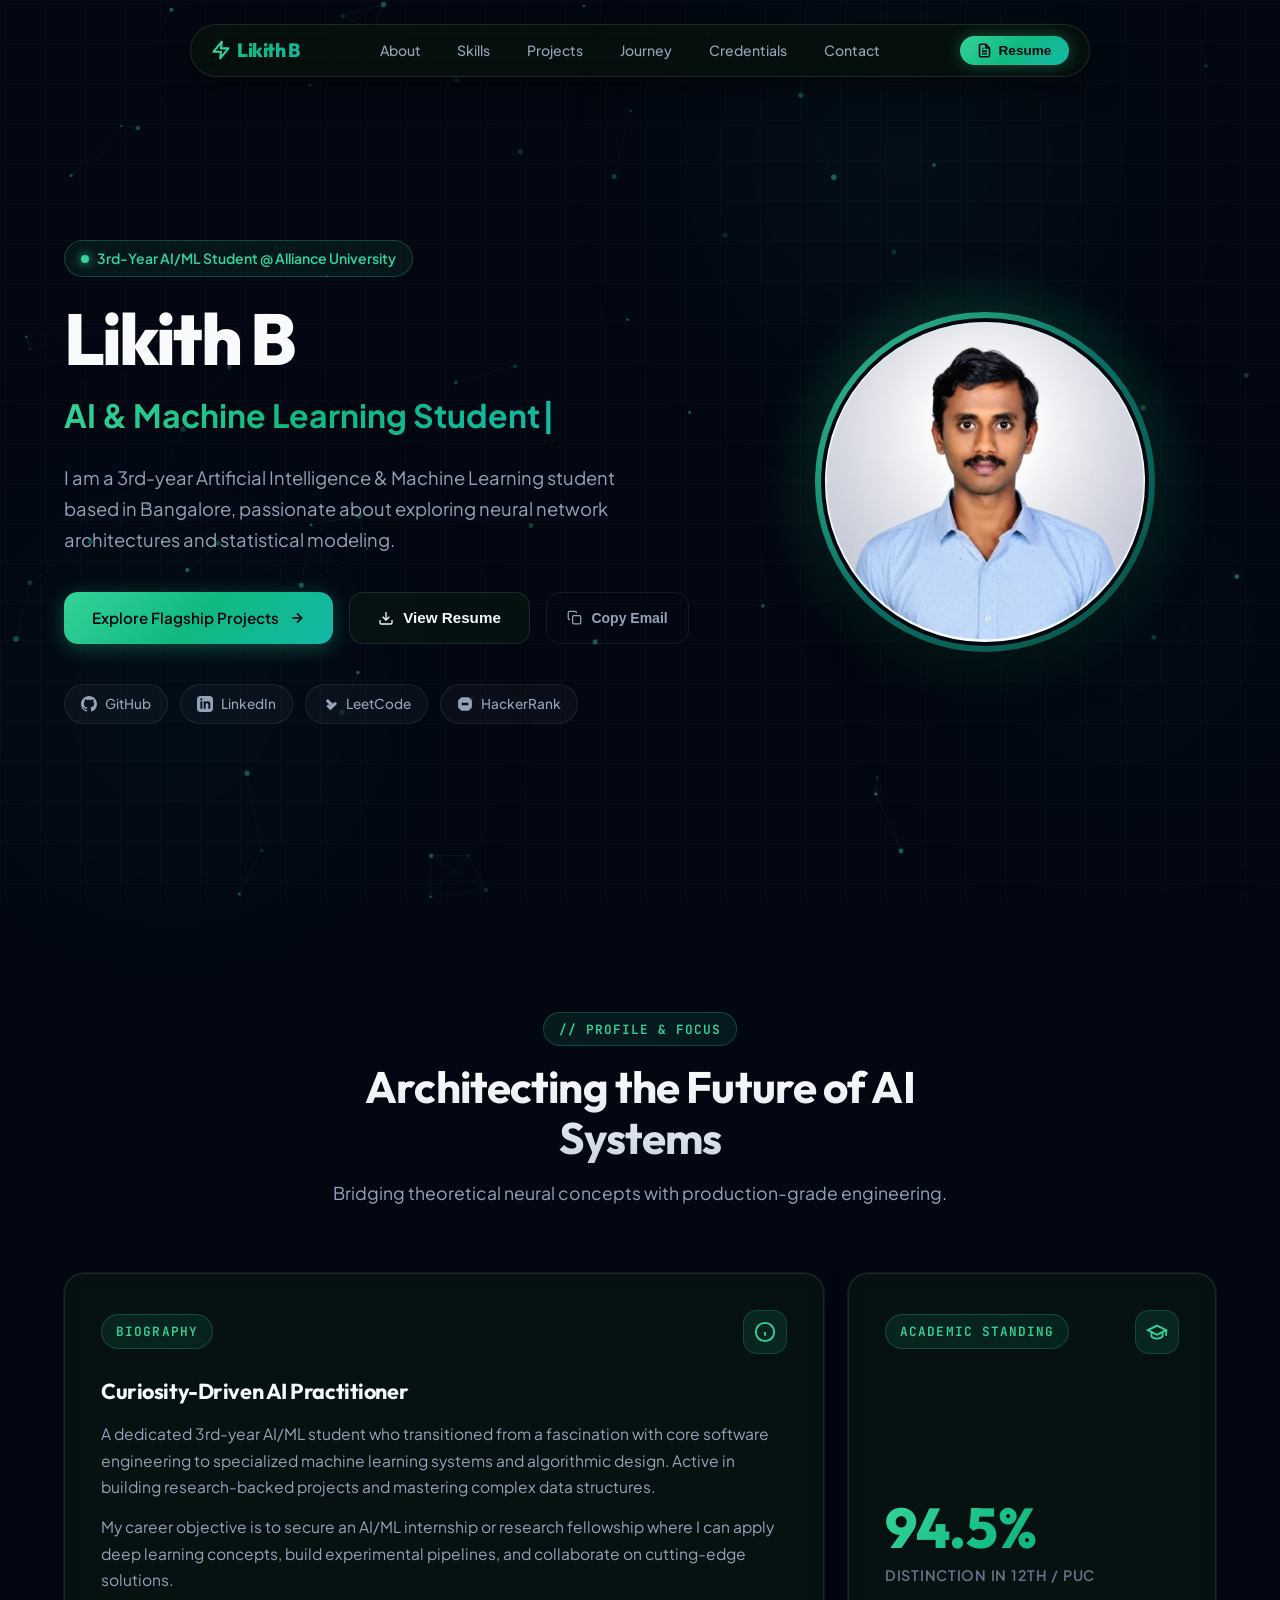
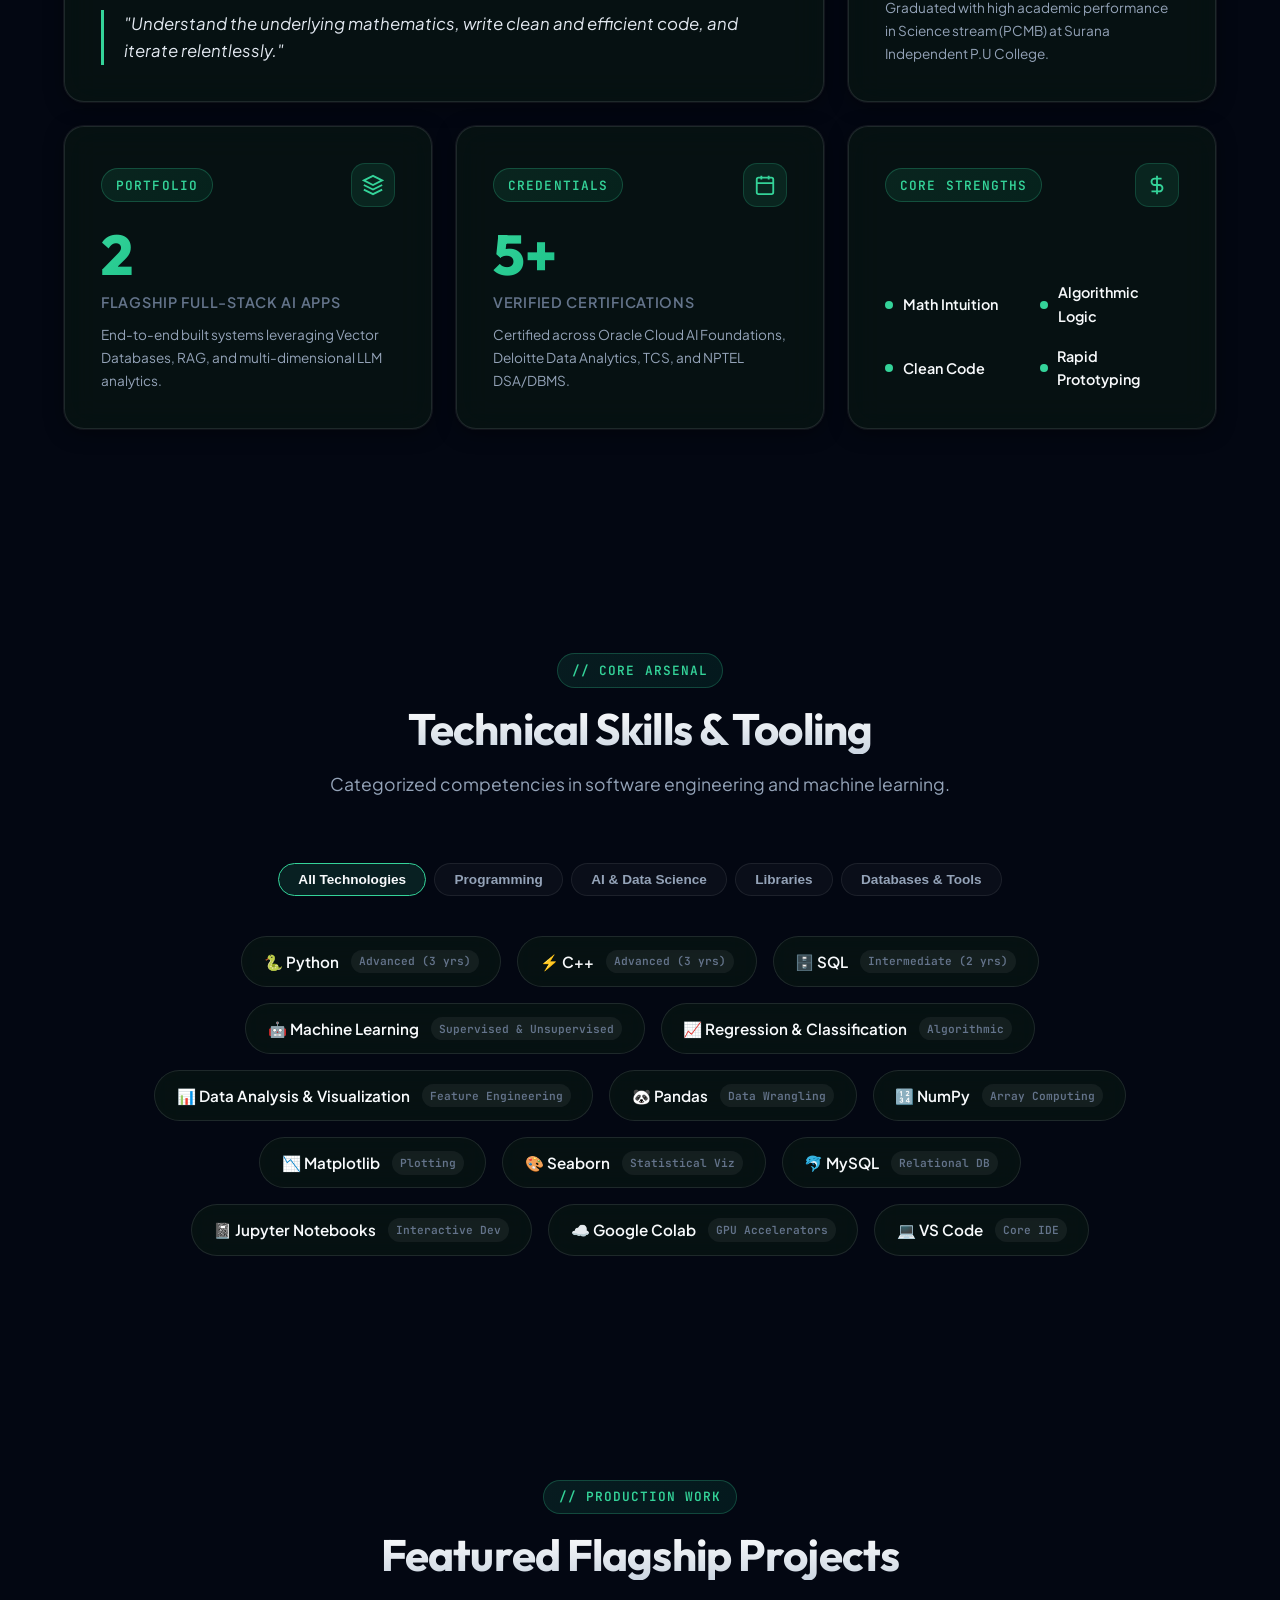
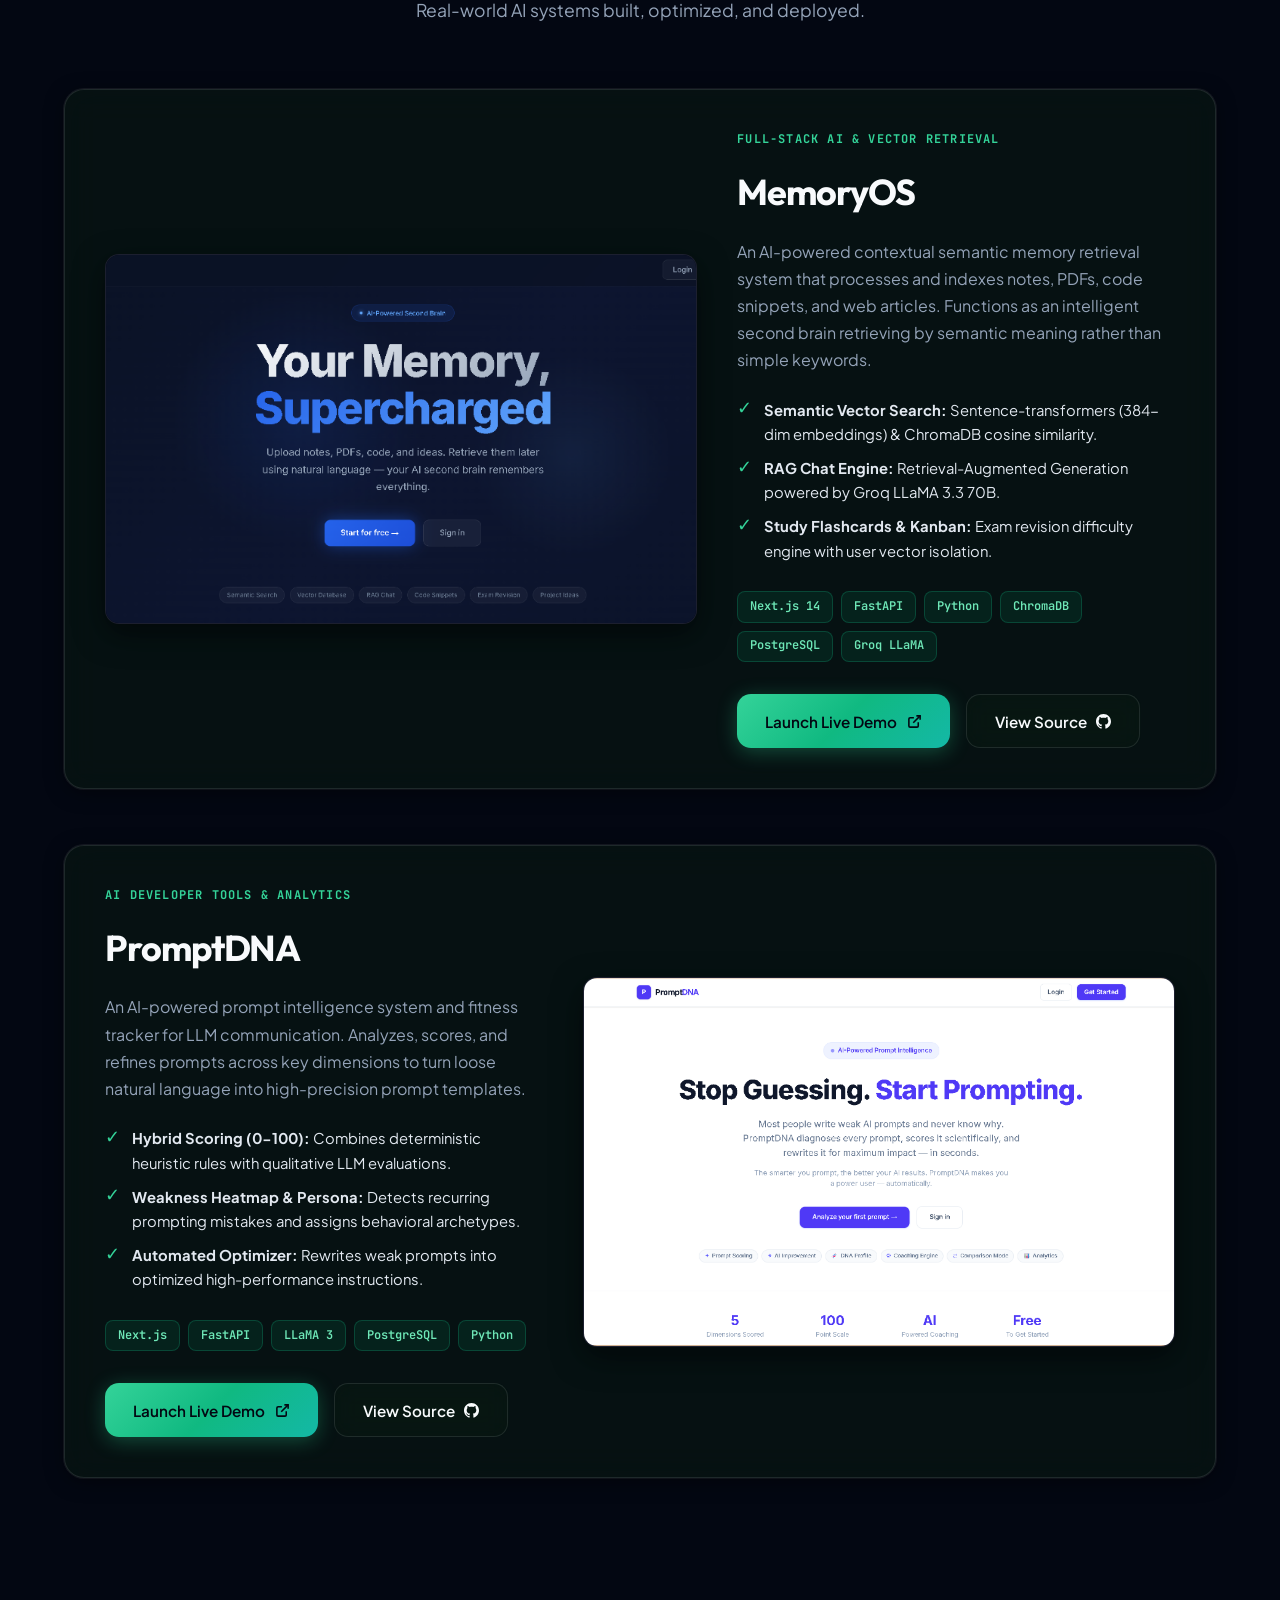
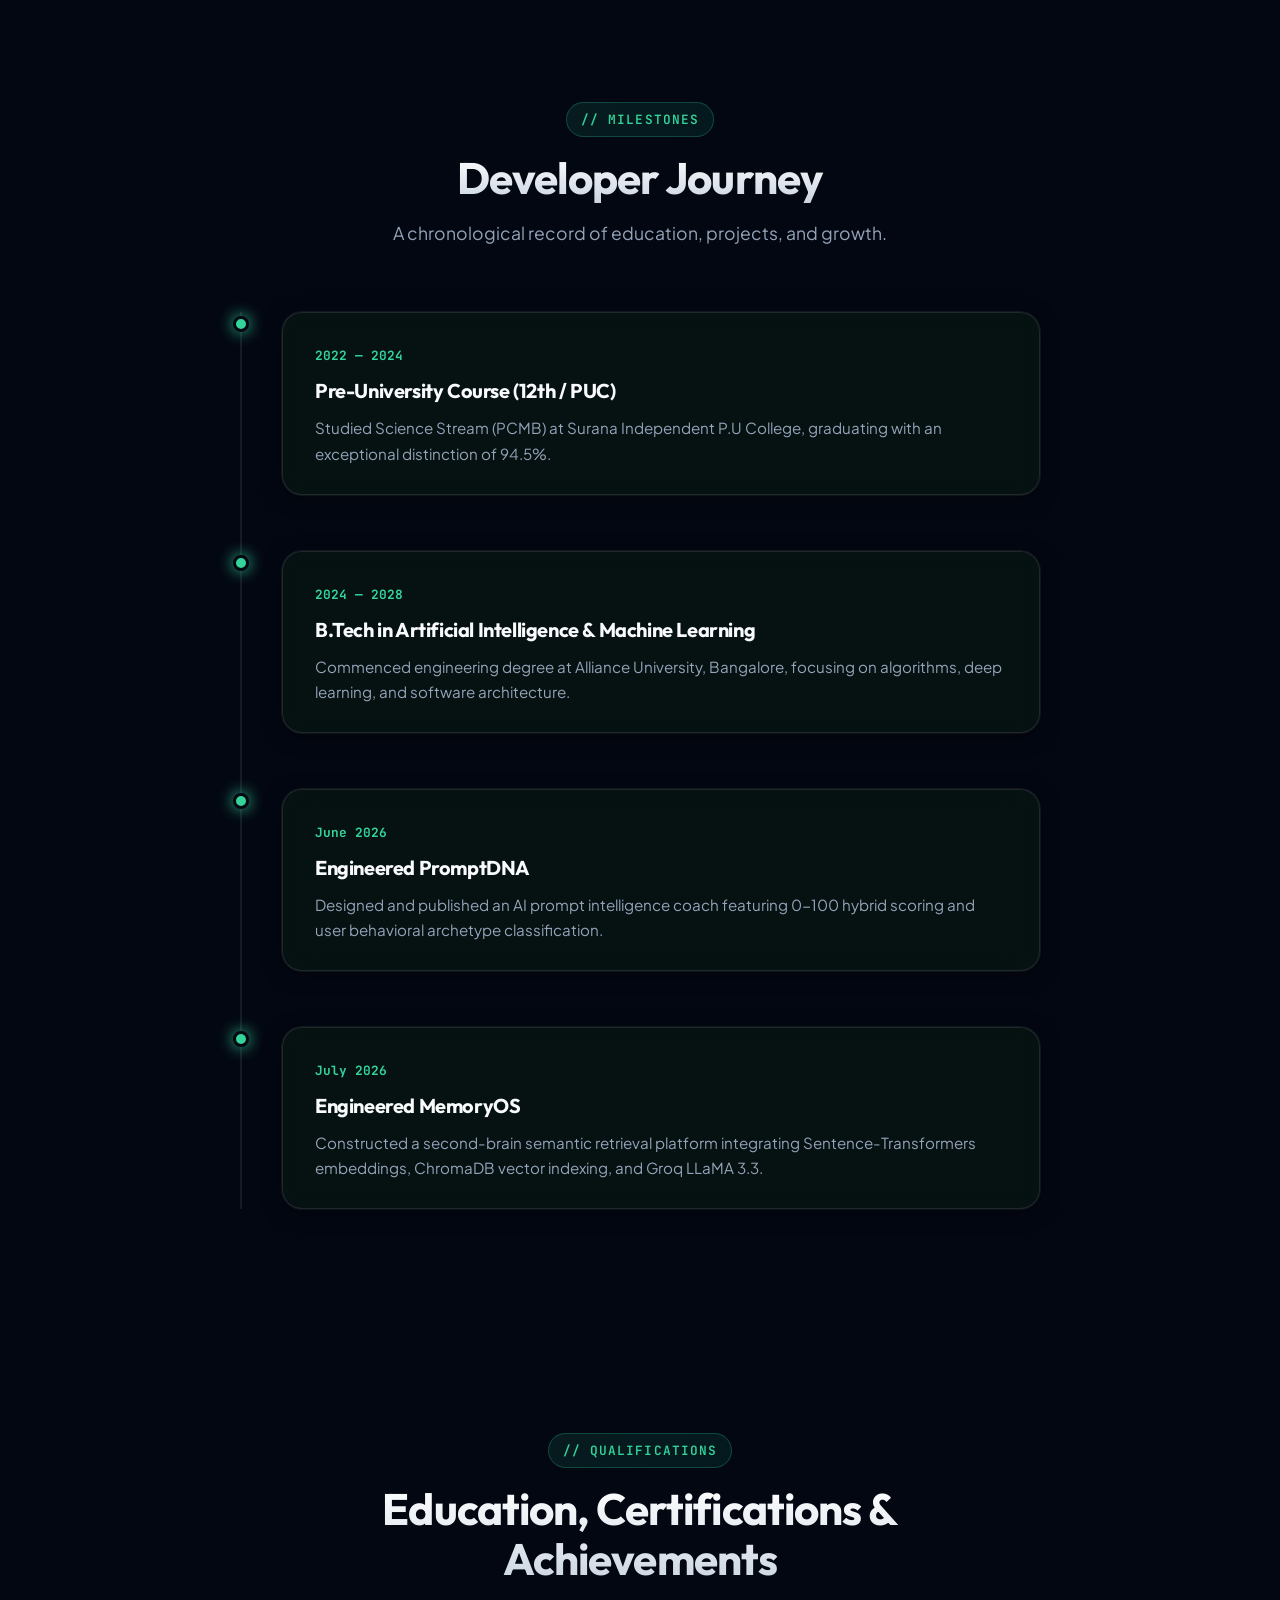
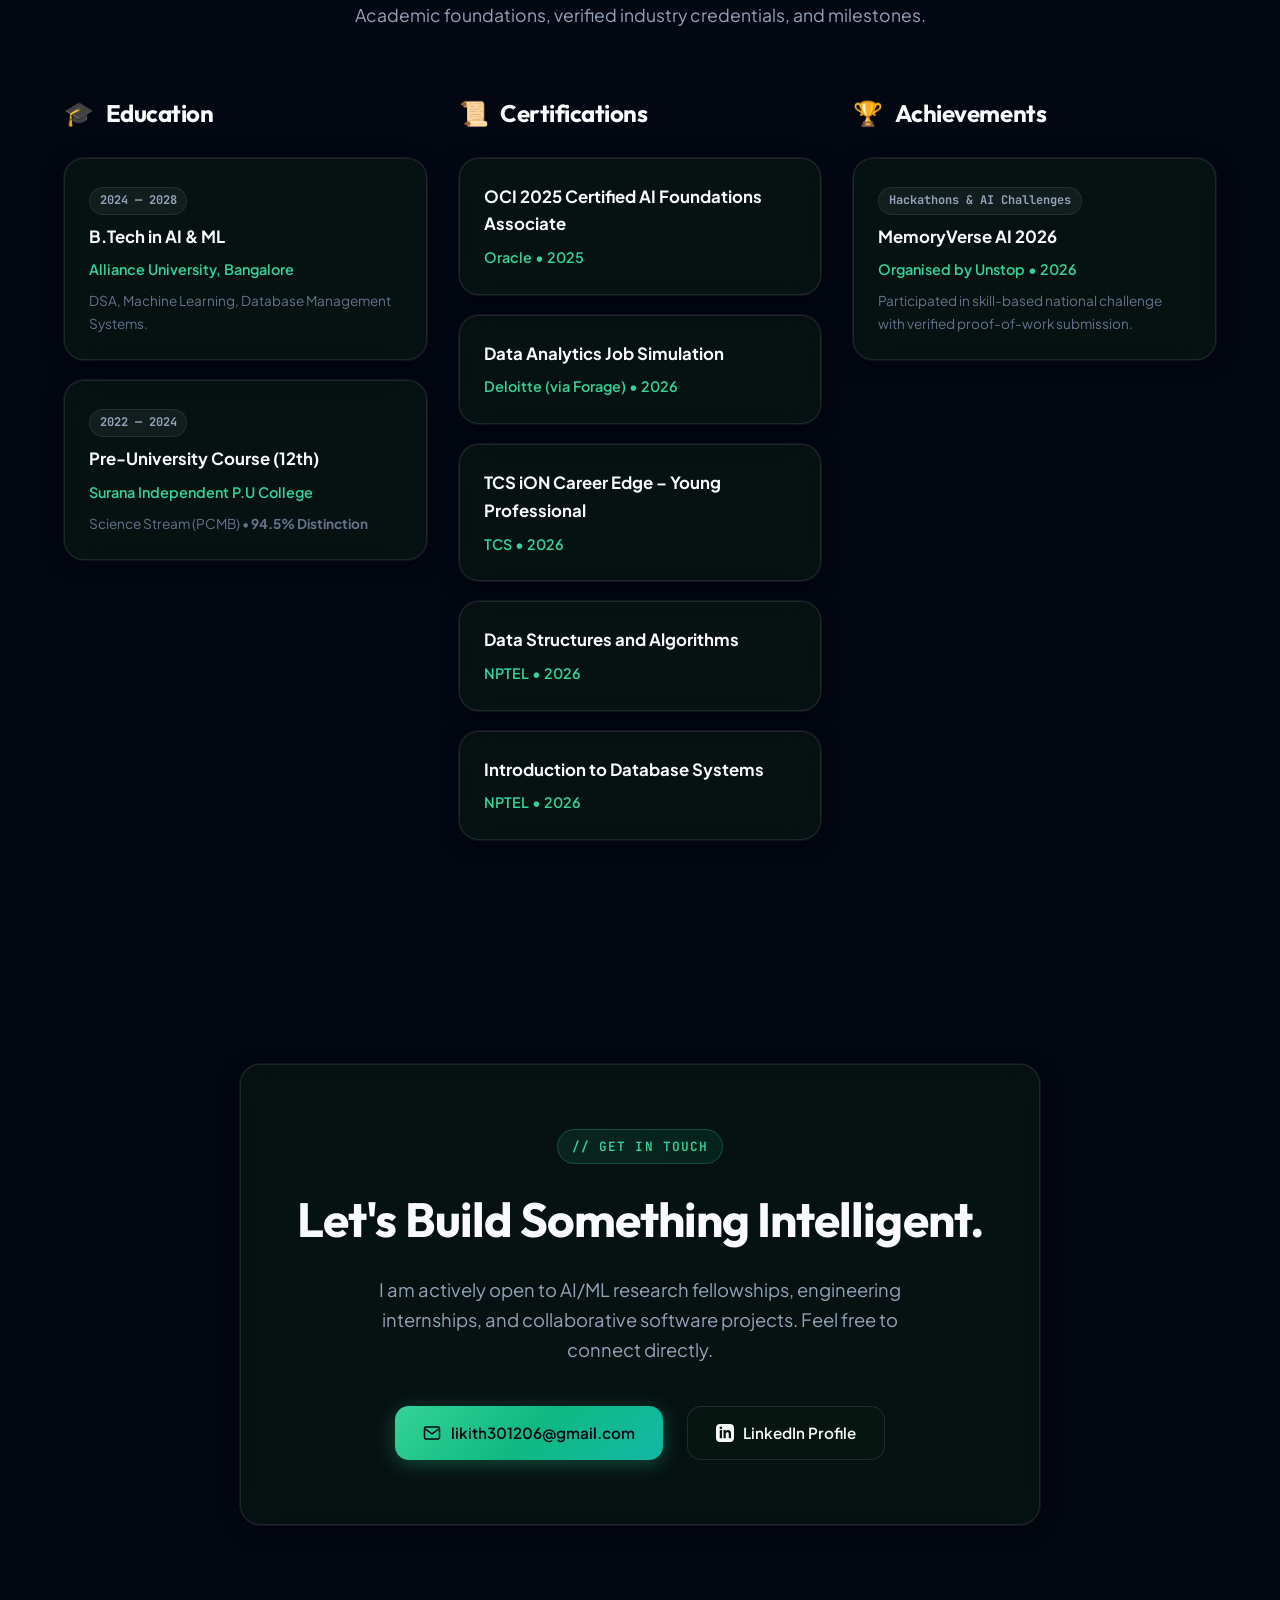
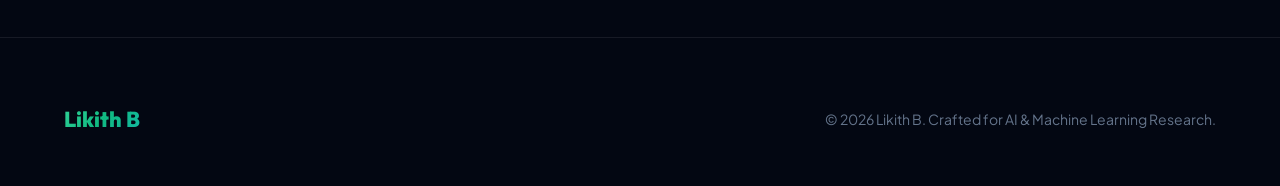
<file: index.html>
<!DOCTYPE html>
<html lang="en">
<head>
    <meta charset="UTF-8">
    <meta name="viewport" content="width=device-width, initial-scale=1.0">
    <meta name="description" content="Likith B - AI/ML Student & Developer Portfolio. Exploring Deep Learning, Neural Network Architectures, and Next-Gen AI.">
    <title>Likith B — AI/ML Student & Developer</title>
    <link rel="stylesheet" href="style.css">
</head>
<body>

    <!-- INTERACTIVE NEURAL CANVAS BACKGROUND -->
    <canvas id="neuralCanvas"></canvas>
    <div class="grid-overlay"></div>
    <div class="ambient-glow ambient-glow-1"></div>
    <div class="ambient-glow ambient-glow-2"></div>
    <div class="ambient-glow ambient-glow-3"></div>

    <!-- FLOATING PILL NAVBAR -->
    <header class="header-wrapper">
        <nav class="floating-nav">
            <a href="#home" class="nav-brand">
                <svg width="20" height="20" viewBox="0 0 24 24" fill="none" stroke="currentColor" stroke-width="2.5" stroke-linecap="round" stroke-linejoin="round" style="color: var(--accent-cyan);"><polygon points="13 2 3 14 12 14 11 22 21 10 12 10 13 2"></polygon></svg>
                Likith B
            </a>
            <ul class="nav-links">
                <li><a href="#about" class="nav-link">About</a></li>
                <li><a href="#skills" class="nav-link">Skills</a></li>
                <li><a href="#projects" class="nav-link">Projects</a></li>
                <li><a href="#journey" class="nav-link">Journey</a></li>
                <li><a href="#credentials" class="nav-link">Credentials</a></li>
                <li><a href="#contact" class="nav-link">Contact</a></li>
            </ul>
            <button class="nav-cta" onclick="openResumeModal(event)">
                <svg width="15" height="15" viewBox="0 0 24 24" fill="none" stroke="currentColor" stroke-width="2.5"><path d="M14 2H6a2 2 0 0 0-2 2v16a2 2 0 0 0 2 2h12a2 2 0 0 0 2-2V8z"></path><polyline points="14 2 14 8 20 8"></polyline><line x1="16" y1="13" x2="8" y2="13"></line><line x1="16" y1="17" x2="8" y2="17"></line><polyline points="10 9 9 9 8 9"></polyline></svg>
                Resume
            </button>
        </nav>
    </header>

    <!-- HERO SECTION -->
    <section class="hero" id="home">
        <div class="container hero-grid">
            
            <div class="hero-content">
                <div class="hero-badge">
                    <span class="hero-badge-pulse"></span>
                    3rd-Year AI/ML Student @ Alliance University
                </div>
                
                <h1 class="hero-name">Likith B</h1>
                
                <div class="hero-title-typed">
                    <span id="typedTitle"></span><span class="typed-cursor">|</span>
                </div>
                
                <p class="hero-description">
                    I am a 3rd-year Artificial Intelligence & Machine Learning student based in Bangalore, passionate about exploring neural network architectures and statistical modeling.
                </p>
                
                <div class="hero-actions">
                    <a href="#projects" class="btn btn-primary">
                        Explore Flagship Projects
                        <svg width="16" height="16" viewBox="0 0 24 24" fill="none" stroke="currentColor" stroke-width="2.5"><line x1="5" y1="12" x2="19" y2="12"></line><polyline points="12 5 19 12 12 19"></polyline></svg>
                    </a>
                    <button class="btn btn-secondary" onclick="openResumeModal(event)">
                        <svg width="16" height="16" viewBox="0 0 24 24" fill="none" stroke="currentColor" stroke-width="2"><path d="M21 15v4a2 2 0 0 1-2 2H5a2 2 0 0 1-2-2v-4"></path><polyline points="7 10 12 15 17 10"></polyline><line x1="12" y1="15" x2="12" y2="3"></line></svg>
                        View Resume
                    </button>
                    <button class="btn btn-ghost" onclick="copyEmail()">
                        <svg width="15" height="15" viewBox="0 0 24 24" fill="none" stroke="currentColor" stroke-width="2"><rect x="9" y="9" width="13" height="13" rx="2" ry="2"></rect><path d="M5 15H4a2 2 0 0 1-2-2V4a2 2 0 0 1 2-2h9a2 2 0 0 1 2 2v1"></path></svg>
                        Copy Email
                    </button>
                </div>

                <div class="hero-socials">
                    <a href="https://github.com/Likith11011" target="_blank" class="social-chip" title="GitHub">
                        <svg viewBox="0 0 24 24"><path d="M12 0c-6.626 0-12 5.373-12 12 0 5.302 3.438 9.8 8.207 11.387.599.111.793-.261.793-.577v-2.234c-3.338.726-4.033-1.416-4.033-1.416-.546-1.387-1.333-1.756-1.333-1.756-1.089-.745.083-.729.083-.729 1.205.084 1.839 1.237 1.839 1.237 1.07 1.834 2.807 1.304 3.492.997.107-.775.418-1.305.762-1.604-2.665-.305-5.467-1.334-5.467-5.931 0-1.311.469-2.381 1.236-3.221-.124-.303-.535-1.524.117-3.176 0 0 1.008-.322 3.301 1.23.957-.266 1.983-.399 3.003-.404 1.02.005 2.047.138 3.006.404 2.291-1.552 3.297-1.23 3.297-1.23.653 1.653.242 2.874.118 3.176.77.84 1.235 1.911 1.235 3.221 0 4.609-2.807 5.624-5.479 5.921.43.372.823 1.102.823 2.222v3.293c0 .319.192.694.801.576 4.765-1.589 8.199-6.086 8.199-11.386 0-6.627-5.373-12-12-12z"/></svg>
                        GitHub
                    </a>
                    <a href="https://linkedin.com/in/likith-b-10206b333" target="_blank" class="social-chip" title="LinkedIn">
                        <svg viewBox="0 0 24 24"><path d="M19 0h-14c-2.761 0-5 2.239-5 5v14c0 2.761 2.239 5 5 5h14c2.762 0 5-2.239 5-5v-14c0-2.761-2.238-5-5-5zm-11 19h-3v-11h3v11zm-1.5-12.268c-.966 0-1.75-.79-1.75-1.764s.784-1.764 1.75-1.764 1.75.79 1.75 1.764-.783 1.764-1.75 1.764zm13.5 12.268h-3v-5.604c0-3.368-4-3.113-4 0v5.604h-3v-11h3v1.765c1.396-2.586 7-2.777 7 2.476v6.759z"/></svg>
                        LinkedIn
                    </a>
                    <a href="https://leetcode.com/u/Likith_1215/" target="_blank" class="social-chip" title="LeetCode">
                        <svg viewBox="0 0 24 24"><path d="M16.102 17.93l-2.697 2.607c-.466.451-1.211.451-1.677 0l-4.51-4.359a1.157 1.157 0 0 1 0-1.62l1.677-1.62c.466-.451 1.211-.451 1.677 0l1.97 1.9a.18.18 0 0 0 .25 0l5.803-5.608a1.157 1.157 0 0 1 1.677 0l1.677 1.62a1.158 1.158 0 0 1 0 1.62l-7.667 7.408zm-9.845-9.61a1.158 1.158 0 0 1 0-1.62l1.677-1.62a1.157 1.157 0 0 1 1.677 0l6.818 6.59c.466.45.466 1.18 0 1.62l-1.677 1.62a1.158 1.158 0 0 1-1.677 0l-6.818-6.59z"/></svg>
                        LeetCode
                    </a>
                    <a href="https://www.hackerrank.com/profile/blikithbtech24" target="_blank" class="social-chip" title="HackerRank">
                        <svg viewBox="0 0 24 24"><path d="M22.062 6.551l-4.385-4.385a.965.965 0 0 0-.683-.284H7.006c-.256 0-.501.102-.683.284L1.938 6.551a.965.965 0 0 0-.284.683v9.531c0 .256.102.501.284.683l4.385 4.385c.182.182.427.284.683.284h9.988c.256 0 .501-.102.683-.284l4.385-4.385a.965.965 0 0 0 .284-.683V7.234c0-.256-.102-.501-.284-.683zm-5.068 7.37H7.006V10.08h9.988v3.841z"/></svg>
                        HackerRank
                    </a>
                </div>
            </div>

            <div class="hero-visual">
                <div class="avatar-card-wrapper">
                    <div class="avatar-halo"></div>
                    <div class="avatar-frame">
                        <img src="profile.jpg" alt="Likith B" class="avatar-img">
                    </div>
                </div>
            </div>

        </div>
    </section>

    <!-- ABOUT ME: BENTO GRID -->
    <section class="section-padding" id="about">
        <div class="container">
            <div class="section-header">
                <span class="section-kicker">// Profile & Focus</span>
                <h2 class="section-title">Architecting the Future of AI Systems</h2>
                <p class="section-subtitle">Bridging theoretical neural concepts with production-grade engineering.</p>
            </div>

            <div class="bento-grid">
                
                <!-- Main Narrative Card (Span 8) -->
                <div class="bento-card bento-col-8 spotlight-card">
                    <div>
                        <div class="bento-card-header">
                            <span class="section-kicker" style="margin-bottom: 0;">Biography</span>
                            <div class="bento-icon">
                                <svg viewBox="0 0 24 24" fill="none" stroke="currentColor" stroke-width="2"><circle cx="12" cy="12" r="10"></circle><path d="M12 16v-4"></path><path d="M12 8h.01"></path></svg>
                            </div>
                        </div>
                        <h3 class="bento-title">Curiosity-Driven AI Practitioner</h3>
                        <p class="bento-text">
                            A dedicated 3rd-year AI/ML student who transitioned from a fascination with core software engineering to specialized machine learning systems and algorithmic design. Active in building research-backed projects and mastering complex data structures.
                        </p>
                        <p class="bento-text" style="margin-top: 0.85rem;">
                            My career objective is to secure an AI/ML internship or research fellowship where I can apply deep learning concepts, build experimental pipelines, and collaborate on cutting-edge solutions.
                        </p>
                    </div>
                    <div class="quote-box">
                        "Understand the underlying mathematics, write clean and efficient code, and iterate relentlessly."
                    </div>
                </div>

                <!-- Metric 1: Academic Distinction (Span 4) -->
                <div class="bento-card bento-col-4 spotlight-card">
                    <div class="bento-card-header">
                        <span class="section-kicker" style="margin-bottom: 0;">Academic Standing</span>
                        <div class="bento-icon">
                            <svg viewBox="0 0 24 24" fill="none" stroke="currentColor" stroke-width="2"><path d="M22 10v6M2 10l10-5 10 5-10 5z"></path><path d="M6 12v5c3 3 9 3 12 0v-5"></path></svg>
                        </div>
                    </div>
                    <div>
                        <div class="stat-number">94.5%</div>
                        <div class="stat-label">Distinction in 12th / PUC</div>
                        <p class="bento-text" style="margin-top: 0.5rem; font-size: 0.85rem;">
                            Graduated with high academic performance in Science stream (PCMB) at Surana Independent P.U College.
                        </p>
                    </div>
                </div>

                <!-- Metric 2: Shipped AI Systems (Span 4) -->
                <div class="bento-card bento-col-4 spotlight-card">
                    <div class="bento-card-header">
                        <span class="section-kicker" style="margin-bottom: 0;">Portfolio</span>
                        <div class="bento-icon">
                            <svg viewBox="0 0 24 24" fill="none" stroke="currentColor" stroke-width="2"><polygon points="12 2 2 7 12 12 22 7 12 2"></polygon><polyline points="2 17 12 22 22 17"></polyline><polyline points="2 12 12 17 22 12"></polyline></svg>
                        </div>
                    </div>
                    <div>
                        <div class="stat-number">2</div>
                        <div class="stat-label">Flagship Full-Stack AI Apps</div>
                        <p class="bento-text" style="margin-top: 0.5rem; font-size: 0.85rem;">
                            End-to-end built systems leveraging Vector Databases, RAG, and multi-dimensional LLM analytics.
                        </p>
                    </div>
                </div>

                <!-- Metric 3: Certifications (Span 4) -->
                <div class="bento-card bento-col-4 spotlight-card">
                    <div class="bento-card-header">
                        <span class="section-kicker" style="margin-bottom: 0;">Credentials</span>
                        <div class="bento-icon">
                            <svg viewBox="0 0 24 24" fill="none" stroke="currentColor" stroke-width="2"><rect x="3" y="4" width="18" height="18" rx="2" ry="2"></rect><line x1="16" y1="2" x2="16" y2="6"></line><line x1="8" y1="2" x2="8" y2="6"></line><line x1="3" y1="10" x2="21" y2="10"></line></svg>
                        </div>
                    </div>
                    <div>
                        <div class="stat-number">5+</div>
                        <div class="stat-label">Verified Certifications</div>
                        <p class="bento-text" style="margin-top: 0.5rem; font-size: 0.85rem;">
                            Certified across Oracle Cloud AI Foundations, Deloitte Data Analytics, TCS, and NPTEL DSA/DBMS.
                        </p>
                    </div>
                </div>

                <!-- Strengths & Core Domains (Span 4) -->
                <div class="bento-card bento-col-4 spotlight-card">
                    <div class="bento-card-header">
                        <span class="section-kicker" style="margin-bottom: 0;">Core Strengths</span>
                        <div class="bento-icon">
                            <svg viewBox="0 0 24 24" fill="none" stroke="currentColor" stroke-width="2"><path d="M12 2v20M17 5H9.5a3.5 3.5 0 0 0 0 7h5a3.5 3.5 0 0 1 0 7H6"></path></svg>
                        </div>
                    </div>
                    <div class="strengths-grid">
                        <div class="strength-item">
                            <span class="strength-bullet"></span> Math Intuition
                        </div>
                        <div class="strength-item">
                            <span class="strength-bullet"></span> Algorithmic Logic
                        </div>
                        <div class="strength-item">
                            <span class="strength-bullet"></span> Clean Code
                        </div>
                        <div class="strength-item">
                            <span class="strength-bullet"></span> Rapid Prototyping
                        </div>
                    </div>
                </div>

            </div>
        </div>
    </section>

    <!-- SKILLS SECTION: INTERACTIVE MATRIX -->
    <section class="section-padding" id="skills">
        <div class="container">
            <div class="section-header">
                <span class="section-kicker">// Core Arsenal</span>
                <h2 class="section-title">Technical Skills & Tooling</h2>
                <p class="section-subtitle">Categorized competencies in software engineering and machine learning.</p>
            </div>

            <!-- Category Filter Tabs -->
            <div class="skills-filter-nav">
                <button class="filter-btn active" onclick="filterSkills('all', this)">All Technologies</button>
                <button class="filter-btn" onclick="filterSkills('languages', this)">Programming</button>
                <button class="filter-btn" onclick="filterSkills('aiml', this)">AI & Data Science</button>
                <button class="filter-btn" onclick="filterSkills('frameworks', this)">Libraries</button>
                <button class="filter-btn" onclick="filterSkills('tools', this)">Databases & Tools</button>
            </div>

            <!-- Skills Wrapper -->
            <div class="skills-wrapper">
                
                <!-- Programming Languages -->
                <div class="skill-pill" data-category="languages">
                    <span>🐍 Python</span>
                    <span class="skill-level-tag">Advanced (3 yrs)</span>
                </div>
                <div class="skill-pill" data-category="languages">
                    <span>⚡ C++</span>
                    <span class="skill-level-tag">Advanced (3 yrs)</span>
                </div>
                <div class="skill-pill" data-category="languages">
                    <span>🗄️ SQL</span>
                    <span class="skill-level-tag">Intermediate (2 yrs)</span>
                </div>

                <!-- AI/ML & Data Science -->
                <div class="skill-pill" data-category="aiml">
                    <span>🤖 Machine Learning</span>
                    <span class="skill-level-tag">Supervised & Unsupervised</span>
                </div>
                <div class="skill-pill" data-category="aiml">
                    <span>📈 Regression & Classification</span>
                    <span class="skill-level-tag">Algorithmic</span>
                </div>
                <div class="skill-pill" data-category="aiml">
                    <span>📊 Data Analysis & Visualization</span>
                    <span class="skill-level-tag">Feature Engineering</span>
                </div>

                <!-- Frameworks & Libraries -->
                <div class="skill-pill" data-category="frameworks">
                    <span>🐼 Pandas</span>
                    <span class="skill-level-tag">Data Wrangling</span>
                </div>
                <div class="skill-pill" data-category="frameworks">
                    <span>🔢 NumPy</span>
                    <span class="skill-level-tag">Array Computing</span>
                </div>
                <div class="skill-pill" data-category="frameworks">
                    <span>📉 Matplotlib</span>
                    <span class="skill-level-tag">Plotting</span>
                </div>
                <div class="skill-pill" data-category="frameworks">
                    <span>🎨 Seaborn</span>
                    <span class="skill-level-tag">Statistical Viz</span>
                </div>

                <!-- Databases & Tools -->
                <div class="skill-pill" data-category="tools">
                    <span>🐬 MySQL</span>
                    <span class="skill-level-tag">Relational DB</span>
                </div>
                <div class="skill-pill" data-category="tools">
                    <span>📓 Jupyter Notebooks</span>
                    <span class="skill-level-tag">Interactive Dev</span>
                </div>
                <div class="skill-pill" data-category="tools">
                    <span>☁️ Google Colab</span>
                    <span class="skill-level-tag">GPU Accelerators</span>
                </div>
                <div class="skill-pill" data-category="tools">
                    <span>💻 VS Code</span>
                    <span class="skill-level-tag">Core IDE</span>
                </div>

            </div>
        </div>
    </section>

    <!-- PROJECTS: BENTO SHOWCASE -->
    <section class="section-padding" id="projects">
        <div class="container">
            <div class="section-header">
                <span class="section-kicker">// Production Work</span>
                <h2 class="section-title">Featured Flagship Projects</h2>
                <p class="section-subtitle">Real-world AI systems built, optimized, and deployed.</p>
            </div>

            <div class="projects-container">
                
                <!-- Project 1: MemoryOS -->
                <div class="spotlight-card project-bento">
                    <div class="project-preview">
                        <img src="memory_os.png" alt="MemoryOS AI Second Brain Platform">
                    </div>
                    <div class="project-info">
                        <span class="project-tag">Full-Stack AI & Vector Retrieval</span>
                        <h3 class="project-heading">MemoryOS</h3>
                        <p class="project-desc">
                            An AI-powered contextual semantic memory retrieval system that processes and indexes notes, PDFs, code snippets, and web articles. Functions as an intelligent second brain retrieving by semantic meaning rather than simple keywords.
                        </p>
                        
                        <ul class="feature-list">
                            <li class="feature-item">
                                <span class="feature-check">✓</span>
                                <span><strong>Semantic Vector Search:</strong> Sentence-transformers (384-dim embeddings) & ChromaDB cosine similarity.</span>
                            </li>
                            <li class="feature-item">
                                <span class="feature-check">✓</span>
                                <span><strong>RAG Chat Engine:</strong> Retrieval-Augmented Generation powered by Groq LLaMA 3.3 70B.</span>
                            </li>
                            <li class="feature-item">
                                <span class="feature-check">✓</span>
                                <span><strong>Study Flashcards & Kanban:</strong> Exam revision difficulty engine with user vector isolation.</span>
                            </li>
                        </ul>

                        <div class="tech-stack-row">
                            <span class="tech-chip">Next.js 14</span>
                            <span class="tech-chip">FastAPI</span>
                            <span class="tech-chip">Python</span>
                            <span class="tech-chip">ChromaDB</span>
                            <span class="tech-chip">PostgreSQL</span>
                            <span class="tech-chip">Groq LLaMA</span>
                        </div>

                        <div class="project-links-row">
                            <a href="https://memory-os-4pyc.vercel.app" target="_blank" class="btn btn-primary">
                                Launch Live Demo
                                <svg width="15" height="15" viewBox="0 0 24 24" fill="none" stroke="currentColor" stroke-width="2.5"><path d="M18 13v6a2 2 0 0 1-2 2H5a2 2 0 0 1-2-2V8a2 2 0 0 1 2-2h6"></path><polyline points="15 3 21 3 21 9"></polyline><line x1="10" y1="14" x2="21" y2="3"></line></svg>
                            </a>
                            <a href="https://github.com/Likith11011/Memory-OS" target="_blank" class="btn btn-secondary">
                                View Source
                                <svg width="15" height="15" viewBox="0 0 24 24" fill="currentColor"><path d="M12 0c-6.626 0-12 5.373-12 12 0 5.302 3.438 9.8 8.207 11.387.599.111.793-.261.793-.577v-2.234c-3.338.726-4.033-1.416-4.033-1.416-.546-1.387-1.333-1.756-1.333-1.756-1.089-.745.083-.729.083-.729 1.205.084 1.839 1.237 1.839 1.237 1.07 1.834 2.807 1.304 3.492.997.107-.775.418-1.305.762-1.604-2.665-.305-5.467-1.334-5.467-5.931 0-1.311.469-2.381 1.236-3.221-.124-.303-.535-1.524.117-3.176 0 0 1.008-.322 3.301 1.23.957-.266 1.983-.399 3.003-.404 1.02.005 2.047.138 3.006.404 2.291-1.552 3.297-1.23 3.297-1.23.653 1.653.242 2.874.118 3.176.77.84 1.235 1.911 1.235 3.221 0 4.609-2.807 5.624-5.479 5.921.43.372.823 1.102.823 2.222v3.293c0 .319.192.694.801.576 4.765-1.589 8.199-6.086 8.199-11.386 0-6.627-5.373-12-12-12z"/></svg>
                            </a>
                        </div>
                    </div>
                </div>

                <!-- Project 2: PromptDNA -->
                <div class="spotlight-card project-bento project-bento-reverse">
                    <div class="project-preview">
                        <img src="prompt_dna.png" alt="PromptDNA AI Prompt Intelligence Platform">
                    </div>
                    <div class="project-info">
                        <span class="project-tag">AI Developer Tools & Analytics</span>
                        <h3 class="project-heading">PromptDNA</h3>
                        <p class="project-desc">
                            An AI-powered prompt intelligence system and fitness tracker for LLM communication. Analyzes, scores, and refines prompts across key dimensions to turn loose natural language into high-precision prompt templates.
                        </p>
                        
                        <ul class="feature-list">
                            <li class="feature-item">
                                <span class="feature-check">✓</span>
                                <span><strong>Hybrid Scoring (0-100):</strong> Combines deterministic heuristic rules with qualitative LLM evaluations.</span>
                            </li>
                            <li class="feature-item">
                                <span class="feature-check">✓</span>
                                <span><strong>Weakness Heatmap & Persona:</strong> Detects recurring prompting mistakes and assigns behavioral archetypes.</span>
                            </li>
                            <li class="feature-item">
                                <span class="feature-check">✓</span>
                                <span><strong>Automated Optimizer:</strong> Rewrites weak prompts into optimized high-performance instructions.</span>
                            </li>
                        </ul>

                        <div class="tech-stack-row">
                            <span class="tech-chip">Next.js</span>
                            <span class="tech-chip">FastAPI</span>
                            <span class="tech-chip">LLaMA 3</span>
                            <span class="tech-chip">PostgreSQL</span>
                            <span class="tech-chip">Python</span>
                        </div>

                        <div class="project-links-row">
                            <a href="https://prompt-dna-pi.vercel.app" target="_blank" class="btn btn-primary">
                                Launch Live Demo
                                <svg width="15" height="15" viewBox="0 0 24 24" fill="none" stroke="currentColor" stroke-width="2.5"><path d="M18 13v6a2 2 0 0 1-2 2H5a2 2 0 0 1-2-2V8a2 2 0 0 1 2-2h6"></path><polyline points="15 3 21 3 21 9"></polyline><line x1="10" y1="14" x2="21" y2="3"></line></svg>
                            </a>
                            <a href="https://github.com/Likith11011/PromptDNA" target="_blank" class="btn btn-secondary">
                                View Source
                                <svg width="15" height="15" viewBox="0 0 24 24" fill="currentColor"><path d="M12 0c-6.626 0-12 5.373-12 12 0 5.302 3.438 9.8 8.207 11.387.599.111.793-.261.793-.577v-2.234c-3.338.726-4.033-1.416-4.033-1.416-.546-1.387-1.333-1.756-1.333-1.756-1.089-.745.083-.729.083-.729 1.205.084 1.839 1.237 1.839 1.237 1.07 1.834 2.807 1.304 3.492.997.107-.775.418-1.305.762-1.604-2.665-.305-5.467-1.334-5.467-5.931 0-1.311.469-2.381 1.236-3.221-.124-.303-.535-1.524.117-3.176 0 0 1.008-.322 3.301 1.23.957-.266 1.983-.399 3.003-.404 1.02.005 2.047.138 3.006.404 2.291-1.552 3.297-1.23 3.297-1.23.653 1.653.242 2.874.118 3.176.77.84 1.235 1.911 1.235 3.221 0 4.609-2.807 5.624-5.479 5.921.43.372.823 1.102.823 2.222v3.293c0 .319.192.694.801.576 4.765-1.589 8.199-6.086 8.199-11.386 0-6.627-5.373-12-12-12z"/></svg>
                            </a>
                        </div>
                    </div>
                </div>

            </div>
        </div>
    </section>

    <!-- DEVELOPER JOURNEY: TIMELINE -->
    <section class="section-padding" id="journey">
        <div class="container">
            <div class="section-header">
                <span class="section-kicker">// Milestones</span>
                <h2 class="section-title">Developer Journey</h2>
                <p class="section-subtitle">A chronological record of education, projects, and growth.</p>
            </div>

            <div class="timeline-track">
                
                <div class="timeline-node">
                    <div class="timeline-dot"></div>
                    <div class="timeline-card spotlight-card">
                        <span class="timeline-date">2022 — 2024</span>
                        <h4 class="timeline-heading">Pre-University Course (12th / PUC)</h4>
                        <p class="timeline-body">Studied Science Stream (PCMB) at Surana Independent P.U College, graduating with an exceptional distinction of 94.5%.</p>
                    </div>
                </div>

                <div class="timeline-node">
                    <div class="timeline-dot"></div>
                    <div class="timeline-card spotlight-card">
                        <span class="timeline-date">2024 — 2028</span>
                        <h4 class="timeline-heading">B.Tech in Artificial Intelligence & Machine Learning</h4>
                        <p class="timeline-body">Commenced engineering degree at Alliance University, Bangalore, focusing on algorithms, deep learning, and software architecture.</p>
                    </div>
                </div>

                <div class="timeline-node">
                    <div class="timeline-dot"></div>
                    <div class="timeline-card spotlight-card">
                        <span class="timeline-date">June 2026</span>
                        <h4 class="timeline-heading">Engineered PromptDNA</h4>
                        <p class="timeline-body">Designed and published an AI prompt intelligence coach featuring 0-100 hybrid scoring and user behavioral archetype classification.</p>
                    </div>
                </div>

                <div class="timeline-node">
                    <div class="timeline-dot"></div>
                    <div class="timeline-card spotlight-card">
                        <span class="timeline-date">July 2026</span>
                        <h4 class="timeline-heading">Engineered MemoryOS</h4>
                        <p class="timeline-body">Constructed a second-brain semantic retrieval platform integrating Sentence-Transformers embeddings, ChromaDB vector indexing, and Groq LLaMA 3.3.</p>
                    </div>
                </div>

            </div>
        </div>
    </section>

    <!-- CREDENTIALS: 3-COLUMN GRID -->
    <section class="section-padding" id="credentials">
        <div class="container">
            <div class="section-header">
                <span class="section-kicker">// Qualifications</span>
                <h2 class="section-title">Education, Certifications & Achievements</h2>
                <p class="section-subtitle">Academic foundations, verified industry credentials, and milestones.</p>
            </div>

            <div class="tri-grid">
                
                <!-- Education Column -->
                <div>
                    <h3 class="column-header">
                        <span>🎓</span> Education
                    </h3>
                    <div class="card-stack">
                        <div class="tri-card spotlight-card">
                            <span class="tri-card-badge">2024 — 2028</span>
                            <div class="tri-card-title">B.Tech in AI & ML</div>
                            <div class="tri-card-sub">Alliance University, Bangalore</div>
                            <div class="tri-card-desc">DSA, Machine Learning, Database Management Systems.</div>
                        </div>

                        <div class="tri-card spotlight-card">
                            <span class="tri-card-badge">2022 — 2024</span>
                            <div class="tri-card-title">Pre-University Course (12th)</div>
                            <div class="tri-card-sub">Surana Independent P.U College</div>
                            <div class="tri-card-desc">Science Stream (PCMB) • <strong>94.5% Distinction</strong></div>
                        </div>
                    </div>
                </div>

                <!-- Certifications Column -->
                <div>
                    <h3 class="column-header">
                        <span>📜</span> Certifications
                    </h3>
                    <div class="card-stack">
                        <div class="tri-card spotlight-card">
                            <div class="tri-card-title">OCI 2025 Certified AI Foundations Associate</div>
                            <div class="tri-card-sub">Oracle • 2025</div>
                        </div>

                        <div class="tri-card spotlight-card">
                            <div class="tri-card-title">Data Analytics Job Simulation</div>
                            <div class="tri-card-sub">Deloitte (via Forage) • 2026</div>
                        </div>

                        <div class="tri-card spotlight-card">
                            <div class="tri-card-title">TCS iON Career Edge – Young Professional</div>
                            <div class="tri-card-sub">TCS • 2026</div>
                        </div>

                        <div class="tri-card spotlight-card">
                            <div class="tri-card-title">Data Structures and Algorithms</div>
                            <div class="tri-card-sub">NPTEL • 2026</div>
                        </div>

                        <div class="tri-card spotlight-card">
                            <div class="tri-card-title">Introduction to Database Systems</div>
                            <div class="tri-card-sub">NPTEL • 2026</div>
                        </div>
                    </div>
                </div>

                <!-- Achievements Column -->
                <div>
                    <h3 class="column-header">
                        <span>🏆</span> Achievements
                    </h3>
                    <div class="card-stack">
                        <div class="tri-card spotlight-card">
                            <span class="tri-card-badge">Hackathons & AI Challenges</span>
                            <div class="tri-card-title">MemoryVerse AI 2026</div>
                            <div class="tri-card-sub">Organised by Unstop • 2026</div>
                            <div class="tri-card-desc">Participated in skill-based national challenge with verified proof-of-work submission.</div>
                        </div>
                    </div>
                </div>

            </div>
        </div>
    </section>

    <!-- CONTACT SECTION -->
    <section class="section-padding" id="contact">
        <div class="container">
            <div class="contact-box spotlight-card">
                <span class="section-kicker">// Get in Touch</span>
                <h2 class="contact-heading">Let's Build Something Intelligent.</h2>
                <p class="contact-desc">
                    I am actively open to AI/ML research fellowships, engineering internships, and collaborative software projects. Feel free to connect directly.
                </p>
                
                <div class="contact-actions">
                    <a href="mailto:likith301206@gmail.com" class="btn btn-primary">
                        <svg width="18" height="18" viewBox="0 0 24 24" fill="none" stroke="currentColor" stroke-width="2"><path d="M4 4h16c1.1 0 2 .9 2 2v12c0 1.1-.9 2-2 2H4c-1.1 0-2-.9-2-2V6c0-1.1.9-2 2-2z"></path><polyline points="22,6 12,13 2,6"></polyline></svg>
                        likith301206@gmail.com
                    </a>
                    <a href="https://linkedin.com/in/likith-b-10206b333" target="_blank" class="btn btn-secondary">
                        <svg width="18" height="18" viewBox="0 0 24 24" fill="currentColor"><path d="M19 0h-14c-2.761 0-5 2.239-5 5v14c0 2.761 2.239 5 5 5h14c2.762 0 5-2.239 5-5v-14c0-2.761-2.238-5-5-5zm-11 19h-3v-11h3v11zm-1.5-12.268c-.966 0-1.75-.79-1.75-1.764s.784-1.764 1.75-1.764 1.75.79 1.75 1.764-.783 1.764-1.75 1.764zm13.5 12.268h-3v-5.604c0-3.368-4-3.113-4 0v5.604h-3v-11h3v1.765c1.396-2.586 7-2.777 7 2.476v6.759z"/></svg>
                        LinkedIn Profile
                    </a>
                </div>
            </div>
        </div>
    </section>

    <!-- FOOTER -->
    <footer>
        <div class="container footer-content">
            <div class="footer-brand">Likith B</div>
            <div class="footer-meta">
                &copy; 2026 Likith B. Crafted for AI & Machine Learning Research.
            </div>
        </div>
    </footer>

    <!-- RESUME MODAL VIEWER -->
    <div class="modal-overlay" id="resumeModal" onclick="closeResumeModal(event)">
        <div class="modal-container" onclick="event.stopPropagation()">
            <div class="modal-header">
                <h3 class="modal-title">Likith B — ATS Resume Preview</h3>
                <div class="modal-actions">
                    <button class="btn btn-primary" style="padding: 0.45rem 1rem; font-size: 0.825rem;" onclick="printResume()">
                        <svg width="14" height="14" viewBox="0 0 24 24" fill="none" stroke="currentColor" stroke-width="2.5"><polyline points="6 9 6 2 18 2 18 9"></polyline><path d="M6 18H4a2 2 0 0 1-2-2v-5a2 2 0 0 1 2-2h16a2 2 0 0 1 2 2v5a2 2 0 0 1-2 2h-2"></path><rect x="6" y="14" width="12" height="8"></rect></svg>
                        Print / Save PDF
                    </button>
                    <button class="close-btn" onclick="toggleModal(false)">&times;</button>
                </div>
            </div>
            <div class="modal-body">
                <iframe src="resume.html" id="resumeIframe"></iframe>
            </div>
        </div>
    </div>

    <!-- TOAST NOTIFICATION -->
    <div class="toast-container" id="toastContainer">
        <div class="toast" id="toast">
            <span style="color: var(--accent-cyan); font-size: 1.1rem;">✓</span>
            <span id="toastMessage">Email address copied to clipboard!</span>
        </div>
    </div>

    <!-- JAVASCRIPT LOGIC -->
    <script src="script.js"></script>
</body>
</html>
</file>
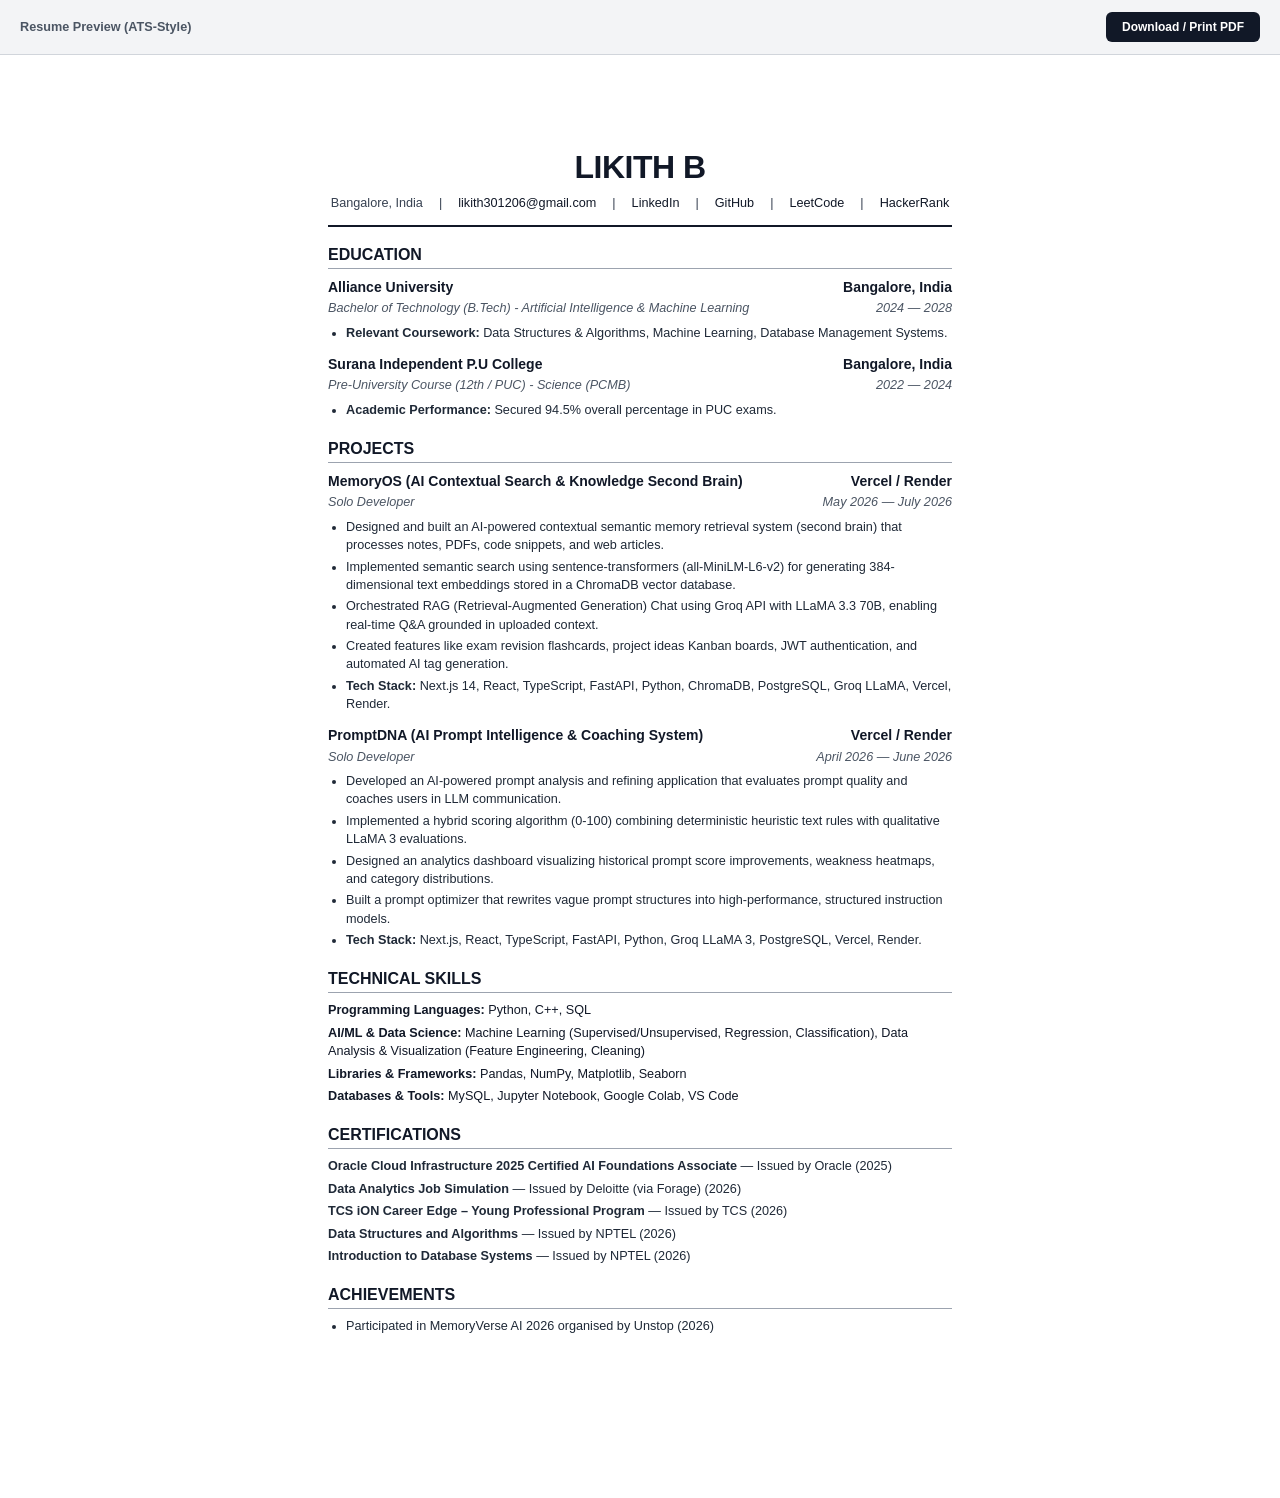
<file: resume.html>
<!DOCTYPE html>
<html lang="en">
<head>
    <meta charset="UTF-8">
    <meta name="viewport" content="width=device-width, initial-scale=1.0">
    <title>Likith B - Resume</title>
    <link rel="stylesheet" href="resume.css">
</head>
<body>

    <!-- Control bar for standalone preview, hidden in print mode -->
    <div class="no-print" id="controlBar">
        <span class="no-print-text">Resume Preview (ATS-Style)</span>
        <button class="no-print-btn" onclick="window.print()">Download / Print PDF</button>
    </div>

    <header>
        <h1>Likith B</h1>
        <div class="contact-info">
            <span>Bangalore, India</span>
            <span>|</span>
            <span><a href="mailto:likith301206@gmail.com">likith301206@gmail.com</a></span>
            <span>|</span>
            <span><a href="https://linkedin.com/in/likith-b-10206b333" target="_blank">LinkedIn</a></span>
            <span>|</span>
            <span><a href="https://github.com/Likith11011" target="_blank">GitHub</a></span>
            <span>|</span>
            <span><a href="https://leetcode.com/u/Likith_1215/" target="_blank">LeetCode</a></span>
            <span>|</span>
            <span><a href="https://www.hackerrank.com/profile/blikithbtech24" target="_blank">HackerRank</a></span>
        </div>
    </header>

    <!-- EDUCATION SECTION -->
    <section>
        <h2>Education</h2>
        
        <div class="resume-content">
            <div class="resume-row">
                <span>Alliance University</span>
                <span>Bangalore, India</span>
            </div>
            <div class="resume-subrow">
                <span>Bachelor of Technology (B.Tech) - Artificial Intelligence & Machine Learning</span>
                <span>2024 — 2028</span>
            </div>
            <ul>
                <li><strong>Relevant Coursework:</strong> Data Structures & Algorithms, Machine Learning, Database Management Systems.</li>
            </ul>
        </div>

        <div class="resume-content">
            <div class="resume-row">
                <span>Surana Independent P.U College</span>
                <span>Bangalore, India</span>
            </div>
            <div class="resume-subrow">
                <span>Pre-University Course (12th / PUC) - Science (PCMB)</span>
                <span>2022 — 2024</span>
            </div>
            <ul>
                <li><strong>Academic Performance:</strong> Secured 94.5% overall percentage in PUC exams.</li>
            </ul>
        </div>
    </section>

    <!-- PROJECTS SECTION -->
    <section>
        <h2>Projects</h2>

        <div class="resume-content">
            <div class="resume-row">
                <span>MemoryOS (AI Contextual Search & Knowledge Second Brain)</span>
                <span>Vercel / Render</span>
            </div>
            <div class="resume-subrow">
                <span>Solo Developer</span>
                <span>May 2026 — July 2026</span>
            </div>
            <ul>
                <li>Designed and built an AI-powered contextual semantic memory retrieval system (second brain) that processes notes, PDFs, code snippets, and web articles.</li>
                <li>Implemented semantic search using sentence-transformers (all-MiniLM-L6-v2) for generating 384-dimensional text embeddings stored in a ChromaDB vector database.</li>
                <li>Orchestrated RAG (Retrieval-Augmented Generation) Chat using Groq API with LLaMA 3.3 70B, enabling real-time Q&A grounded in uploaded context.</li>
                <li>Created features like exam revision flashcards, project ideas Kanban boards, JWT authentication, and automated AI tag generation.</li>
                <li><strong>Tech Stack:</strong> Next.js 14, React, TypeScript, FastAPI, Python, ChromaDB, PostgreSQL, Groq LLaMA, Vercel, Render.</li>
            </ul>
        </div>

        <div class="resume-content">
            <div class="resume-row">
                <span>PromptDNA (AI Prompt Intelligence & Coaching System)</span>
                <span>Vercel / Render</span>
            </div>
            <div class="resume-subrow">
                <span>Solo Developer</span>
                <span>April 2026 — June 2026</span>
            </div>
            <ul>
                <li>Developed an AI-powered prompt analysis and refining application that evaluates prompt quality and coaches users in LLM communication.</li>
                <li>Implemented a hybrid scoring algorithm (0-100) combining deterministic heuristic text rules with qualitative LLaMA 3 evaluations.</li>
                <li>Designed an analytics dashboard visualizing historical prompt score improvements, weakness heatmaps, and category distributions.</li>
                <li>Built a prompt optimizer that rewrites vague prompt structures into high-performance, structured instruction models.</li>
                <li><strong>Tech Stack:</strong> Next.js, React, TypeScript, FastAPI, Python, Groq LLaMA 3, PostgreSQL, Vercel, Render.</li>
            </ul>
        </div>
    </section>

    <!-- TECHNICAL SKILLS SECTION -->
    <section>
        <h2>Technical Skills</h2>
        <div class="skills-grid">
            <div class="skills-item">
                <strong>Programming Languages:</strong> Python, C++, SQL
            </div>
            <div class="skills-item">
                <strong>AI/ML & Data Science:</strong> Machine Learning (Supervised/Unsupervised, Regression, Classification), Data Analysis & Visualization (Feature Engineering, Cleaning)
            </div>
            <div class="skills-item">
                <strong>Libraries & Frameworks:</strong> Pandas, NumPy, Matplotlib, Seaborn
            </div>
            <div class="skills-item">
                <strong>Databases & Tools:</strong> MySQL, Jupyter Notebook, Google Colab, VS Code
            </div>
        </div>
    </section>

    <!-- CERTIFICATIONS SECTION -->
    <section>
        <h2>Certifications</h2>
        <ul class="cert-list">
            <li><strong>Oracle Cloud Infrastructure 2025 Certified AI Foundations Associate</strong> — Issued by Oracle (2025)</li>
            <li><strong>Data Analytics Job Simulation</strong> — Issued by Deloitte (via Forage) (2026)</li>
            <li><strong>TCS iON Career Edge – Young Professional Program</strong> — Issued by TCS (2026)</li>
            <li><strong>Data Structures and Algorithms</strong> — Issued by NPTEL (2026)</li>
            <li><strong>Introduction to Database Systems</strong> — Issued by NPTEL (2026)</li>
        </ul>
    </section>

    <!-- ACHIEVEMENTS SECTION -->
    <section>
        <h2>Achievements</h2>
        <ul>
            <li>Participated in MemoryVerse AI 2026 organised by Unstop (2026)</li>
        </ul>
    </section>

    <script>
        // Adjust styling if embedded in an iframe on the main portfolio page
        if (window.self !== window.top) {
            document.body.classList.add('embedded');
            document.getElementById('controlBar').style.display = 'none';
        }
    </script>
</body>
</html>
</file>
<file: style.css>
@import url('https://fonts.googleapis.com/css2?family=Plus+Jakarta+Sans:wght@300;400;500;600;700;800&family=Outfit:wght@400;500;600;700;800&family=JetBrains+Mono:wght@400;500;600&display=swap');

/* ==========================================================================
   DESIGN TOKENS & SYSTEM VARIABLES (Emerald & Cyber Mint AI Theme)
   ========================================================================== */
:root {
    --bg-base: #030712;
    --bg-surface: #06110e;
    --bg-surface-elevated: rgba(9, 23, 19, 0.65);
    --bg-surface-hover: rgba(16, 38, 32, 0.55);
    
    --border-subtle: rgba(255, 255, 255, 0.08);
    --border-card: rgba(255, 255, 255, 0.1);
    --border-active: rgba(52, 211, 153, 0.5);
    
    --text-primary: #f8fafc;
    --text-secondary: #94a3b8;
    --text-muted: #64748b;
    --text-accent: #34d399;
    
    --accent-emerald: #34d399;
    --accent-mint: #6ee7b7;
    --accent-teal: #14b8a6;
    --accent-primary: #10b981;
    --accent-cyan: #34d399;
    
    --gradient-primary: linear-gradient(135deg, #34d399 0%, #10b981 50%, #14b8a6 100%);
    --gradient-text: linear-gradient(135deg, #ffffff 0%, #cbd5e1 50%, #94a3b8 100%);
    --gradient-glow: linear-gradient(135deg, rgba(52, 211, 153, 0.15), rgba(20, 184, 166, 0.05));
    --gradient-badge: linear-gradient(135deg, rgba(52, 211, 153, 0.1), rgba(16, 185, 129, 0.1));
    
    --font-heading: 'Outfit', -apple-system, sans-serif;
    --font-body: 'Plus Jakarta Sans', -apple-system, sans-serif;
    --font-mono: 'JetBrains Mono', monospace;
    
    --radius-sm: 8px;
    --radius-md: 14px;
    --radius-lg: 20px;
    --radius-full: 9999px;
    
    --shadow-card: 0 4px 20px -2px rgba(0, 0, 0, 0.5), 0 0 0 1px var(--border-subtle);
    --shadow-card-hover: 0 20px 35px -5px rgba(0, 0, 0, 0.6), 0 0 25px rgba(52, 211, 153, 0.25);
    
    --transition-smooth: all 0.3s cubic-bezier(0.16, 1, 0.3, 1);
    --transition-fast: all 0.15s ease-out;
}

/* ==========================================================================
   RESET & BASE
   ========================================================================== */
*, *::before, *::after {
    box-sizing: border-box;
    margin: 0;
    padding: 0;
}

html {
    scroll-behavior: smooth;
    color-scheme: dark;
}

body {
    background-color: var(--bg-base);
    color: var(--text-secondary);
    font-family: var(--font-body);
    font-size: 1rem;
    line-height: 1.65;
    overflow-x: hidden;
    position: relative;
    -webkit-font-smoothing: antialiased;
}

/* Interactive Neural Particle Canvas */
#neuralCanvas {
    position: fixed;
    top: 0;
    left: 0;
    width: 100vw;
    height: 100vh;
    z-index: 0;
    pointer-events: none;
    opacity: 0.65;
}

/* Background Ambient Orbs */
.ambient-glow {
    position: fixed;
    border-radius: 50%;
    filter: blur(120px);
    pointer-events: none;
    z-index: 0;
    opacity: 0.35;
}

.ambient-glow-1 {
    top: -10%;
    right: 10%;
    width: 500px;
    height: 500px;
    background: radial-gradient(circle, rgba(52, 211, 153, 0.25) 0%, transparent 70%);
}

.ambient-glow-2 {
    top: 45%;
    left: -10%;
    width: 600px;
    height: 600px;
    background: radial-gradient(circle, rgba(20, 184, 166, 0.2) 0%, transparent 70%);
}

.ambient-glow-3 {
    bottom: 5%;
    right: -5%;
    width: 450px;
    height: 450px;
    background: radial-gradient(circle, rgba(16, 185, 129, 0.18) 0%, transparent 70%);
}

/* Grid overlay pattern */
.grid-overlay {
    position: fixed;
    top: 0;
    left: 0;
    width: 100%;
    height: 100%;
    background-image: linear-gradient(to right, rgba(255, 255, 255, 0.02) 1px, transparent 1px),
                      linear-gradient(to bottom, rgba(255, 255, 255, 0.02) 1px, transparent 1px);
    background-size: 40px 40px;
    pointer-events: none;
    z-index: 1;
}

/* Scrollbar */
::-webkit-scrollbar {
    width: 6px;
}
::-webkit-scrollbar-track {
    background: var(--bg-base);
}
::-webkit-scrollbar-thumb {
    background: #1e293b;
    border-radius: var(--radius-full);
}
::-webkit-scrollbar-thumb:hover {
    background: var(--accent-emerald);
}

a {
    color: inherit;
    text-decoration: none;
    transition: var(--transition-fast);
}

img {
    max-width: 100%;
    display: block;
}

h1, h2, h3, h4, h5 {
    font-family: var(--font-heading);
    color: var(--text-primary);
    font-weight: 700;
    letter-spacing: -0.02em;
}

.container {
    width: 100%;
    max-width: 1200px;
    margin: 0 auto;
    padding: 0 1.5rem;
    position: relative;
    z-index: 2;
}

.section-padding {
    padding: 7rem 0;
}

/* ==========================================================================
   COMPONENTS: SECTION HEADINGS & BADGES
   ========================================================================== */
.section-header {
    text-align: center;
    max-width: 700px;
    margin: 0 auto 4rem;
}

.section-kicker {
    display: inline-flex;
    align-items: center;
    gap: 0.5rem;
    padding: 0.35rem 0.9rem;
    background: var(--gradient-badge);
    border: 1px solid rgba(52, 211, 153, 0.25);
    border-radius: var(--radius-full);
    font-family: var(--font-mono);
    font-size: 0.8rem;
    font-weight: 600;
    color: var(--accent-emerald);
    text-transform: uppercase;
    letter-spacing: 0.08em;
    margin-bottom: 1rem;
}

.section-title {
    font-size: 2.75rem;
    line-height: 1.15;
    margin-bottom: 1rem;
    background: linear-gradient(180deg, #ffffff 0%, #cbd5e1 100%);
    -webkit-background-clip: text;
    -webkit-text-fill-color: transparent;
}

.section-subtitle {
    font-size: 1.1rem;
    color: var(--text-secondary);
}

/* Spotlight Card Base */
.spotlight-card {
    position: relative;
    background: var(--bg-surface-elevated);
    border: 1px solid var(--border-card);
    border-radius: var(--radius-lg);
    backdrop-filter: blur(16px);
    -webkit-backdrop-filter: blur(16px);
    box-shadow: var(--shadow-card);
    overflow: hidden;
    transition: var(--transition-smooth);
}

.spotlight-card::before {
    content: '';
    position: absolute;
    top: 0;
    left: 0;
    right: 0;
    bottom: 0;
    background: radial-gradient(
        600px circle at var(--mouse-x, 50%) var(--mouse-y, 50%),
        rgba(52, 211, 153, 0.09),
        transparent 40%
    );
    opacity: 0;
    transition: opacity 0.4s ease;
    pointer-events: none;
    z-index: 1;
}

.spotlight-card:hover {
    border-color: var(--border-active);
    box-shadow: var(--shadow-card-hover);
    transform: translateY(-4px);
}

.spotlight-card:hover::before {
    opacity: 1;
}

/* ==========================================================================
   NAVIGATION: FLOATING PILL NAVBAR
   ========================================================================== */
.header-wrapper {
    position: fixed;
    top: 1.5rem;
    left: 0;
    width: 100%;
    z-index: 1000;
    display: flex;
    justify-content: center;
    padding: 0 1rem;
    pointer-events: none;
}

.floating-nav {
    pointer-events: auto;
    display: flex;
    align-items: center;
    justify-content: space-between;
    gap: 1.5rem;
    padding: 0.6rem 1.25rem;
    background: rgba(6, 17, 14, 0.85);
    border: 1px solid var(--border-card);
    border-radius: var(--radius-full);
    backdrop-filter: blur(20px);
    -webkit-backdrop-filter: blur(20px);
    box-shadow: 0 10px 30px rgba(0, 0, 0, 0.5);
    max-width: 900px;
    width: 100%;
    transition: var(--transition-smooth);
}

.nav-brand {
    font-family: var(--font-heading);
    font-size: 1.2rem;
    font-weight: 800;
    letter-spacing: -0.03em;
    background: var(--gradient-primary);
    -webkit-background-clip: text;
    -webkit-text-fill-color: transparent;
    display: flex;
    align-items: center;
    gap: 0.4rem;
}

.nav-links {
    display: flex;
    align-items: center;
    gap: 0.5rem;
    list-style: none;
}

.nav-link {
    font-size: 0.875rem;
    font-weight: 500;
    color: var(--text-secondary);
    padding: 0.45rem 0.9rem;
    border-radius: var(--radius-full);
    transition: var(--transition-fast);
}

.nav-link:hover, .nav-link.active {
    color: var(--text-primary);
    background: rgba(255, 255, 255, 0.08);
}

.nav-cta {
    display: inline-flex;
    align-items: center;
    gap: 0.4rem;
    padding: 0.45rem 1.1rem;
    background: var(--gradient-primary);
    color: #030712;
    font-weight: 700;
    font-size: 0.85rem;
    border-radius: var(--radius-full);
    box-shadow: 0 0 15px rgba(52, 211, 153, 0.35);
    border: none;
    cursor: pointer;
    transition: var(--transition-smooth);
}

.nav-cta:hover {
    transform: scale(1.05);
    box-shadow: 0 0 25px rgba(52, 211, 153, 0.6);
}

/* ==========================================================================
   HERO SECTION
   ========================================================================== */
.hero {
    min-height: 100vh;
    padding-top: 9rem;
    padding-bottom: 5rem;
    display: flex;
    align-items: center;
}

.hero-grid {
    display: grid;
    grid-template-columns: 1.15fr 0.85fr;
    gap: 4rem;
    align-items: center;
}

.hero-content {
    display: flex;
    flex-direction: column;
    align-items: flex-start;
}

.hero-badge {
    display: inline-flex;
    align-items: center;
    gap: 0.5rem;
    padding: 0.4rem 1rem;
    background: rgba(52, 211, 153, 0.08);
    border: 1px solid rgba(52, 211, 153, 0.25);
    border-radius: var(--radius-full);
    font-size: 0.875rem;
    font-weight: 600;
    color: var(--accent-emerald);
    margin-bottom: 1.5rem;
}

.hero-badge-pulse {
    width: 8px;
    height: 8px;
    border-radius: 50%;
    background: var(--accent-emerald);
    box-shadow: 0 0 10px var(--accent-emerald);
    animation: pulse 2s infinite;
}

.hero-name {
    font-size: 4.5rem;
    font-weight: 800;
    line-height: 1.05;
    letter-spacing: -0.04em;
    margin-bottom: 0.75rem;
}

.hero-title-typed {
    font-size: 2rem;
    font-weight: 700;
    background: var(--gradient-primary);
    -webkit-background-clip: text;
    -webkit-text-fill-color: transparent;
    margin-bottom: 1.25rem;
    min-height: 2.8rem;
    display: flex;
    align-items: center;
}

.typed-cursor {
    color: var(--accent-emerald);
    animation: blink 1s infinite;
    margin-left: 2px;
}

.hero-description {
    font-size: 1.15rem;
    color: var(--text-secondary);
    line-height: 1.7;
    margin-bottom: 2.25rem;
    max-width: 580px;
}

.hero-actions {
    display: flex;
    flex-wrap: wrap;
    gap: 1rem;
    margin-bottom: 2.5rem;
}

.btn {
    display: inline-flex;
    align-items: center;
    justify-content: center;
    gap: 0.6rem;
    padding: 0.85rem 1.75rem;
    font-weight: 600;
    font-size: 0.95rem;
    border-radius: var(--radius-md);
    cursor: pointer;
    transition: var(--transition-smooth);
}

.btn-primary {
    background: var(--gradient-primary);
    color: #030712;
    border: none;
    box-shadow: 0 4px 20px rgba(52, 211, 153, 0.3);
}

.btn-primary:hover {
    transform: translateY(-2px);
    box-shadow: 0 8px 30px rgba(52, 211, 153, 0.5);
}

.btn-secondary {
    background: var(--bg-surface-elevated);
    color: var(--text-primary);
    border: 1px solid var(--border-card);
    backdrop-filter: blur(12px);
}

.btn-secondary:hover {
    background: var(--bg-surface-hover);
    border-color: rgba(255, 255, 255, 0.25);
    transform: translateY(-2px);
}

.btn-ghost {
    background: transparent;
    color: var(--text-secondary);
    border: 1px solid var(--border-subtle);
    padding: 0.75rem 1.25rem;
    font-size: 0.875rem;
}

.btn-ghost:hover {
    color: var(--text-primary);
    border-color: var(--border-card);
    background: rgba(255, 255, 255, 0.04);
}

/* Social Icon Chips */
.hero-socials {
    display: flex;
    flex-wrap: wrap;
    gap: 0.75rem;
}

.social-chip {
    display: inline-flex;
    align-items: center;
    gap: 0.5rem;
    padding: 0.5rem 1rem;
    background: rgba(255, 255, 255, 0.03);
    border: 1px solid var(--border-subtle);
    border-radius: var(--radius-full);
    font-size: 0.85rem;
    font-weight: 500;
    color: var(--text-secondary);
    transition: var(--transition-fast);
}

.social-chip svg {
    width: 16px;
    height: 16px;
    fill: currentColor;
}

.social-chip:hover {
    color: var(--text-primary);
    border-color: var(--accent-emerald);
    background: rgba(52, 211, 153, 0.1);
    transform: translateY(-2px);
}

/* Hero Visual Avatar Card */
.hero-visual {
    position: relative;
    display: flex;
    justify-content: center;
    align-items: center;
}

.avatar-card-wrapper {
    position: relative;
    width: 340px;
    height: 340px;
}

.avatar-halo {
    position: absolute;
    inset: -15px;
    background: var(--gradient-primary);
    border-radius: var(--radius-full);
    opacity: 0.2;
    filter: blur(25px);
    animation: rotateHalo 12s linear infinite;
}

.avatar-frame {
    position: relative;
    width: 100%;
    height: 100%;
    border-radius: var(--radius-full);
    padding: 6px;
    background: linear-gradient(135deg, rgba(52, 211, 153, 0.9), rgba(20, 184, 166, 0.5), rgba(16, 185, 129, 0.3));
    box-shadow: 0 20px 50px rgba(0, 0, 0, 0.6);
}

.avatar-img {
    width: 100%;
    height: 100%;
    border-radius: var(--radius-full);
    object-fit: cover;
    border: 4px solid var(--bg-base);
}

/* ==========================================================================
   BENTO GRID: ABOUT SECTION
   ========================================================================== */
.bento-grid {
    display: grid;
    grid-template-columns: repeat(12, 1fr);
    gap: 1.5rem;
}

.bento-col-8 {
    grid-column: span 8;
}

.bento-col-4 {
    grid-column: span 4;
}

.bento-col-6 {
    grid-column: span 6;
}

.bento-col-12 {
    grid-column: span 12;
}

.bento-card {
    padding: 2.25rem;
    display: flex;
    flex-direction: column;
    justify-content: space-between;
}

.bento-card-header {
    display: flex;
    align-items: center;
    justify-content: space-between;
    margin-bottom: 1.25rem;
}

.bento-icon {
    width: 44px;
    height: 44px;
    border-radius: var(--radius-md);
    background: rgba(52, 211, 153, 0.1);
    border: 1px solid rgba(52, 211, 153, 0.2);
    display: flex;
    align-items: center;
    justify-content: center;
    color: var(--accent-emerald);
}

.bento-icon svg {
    width: 22px;
    height: 22px;
}

.bento-title {
    font-size: 1.35rem;
    font-weight: 700;
    color: var(--text-primary);
    margin-bottom: 0.75rem;
}

.bento-text {
    color: var(--text-secondary);
    font-size: 0.975rem;
    line-height: 1.7;
}

/* Metric / Stat Highlight */
.stat-number {
    font-size: 3.5rem;
    font-weight: 800;
    line-height: 1;
    font-family: var(--font-heading);
    background: var(--gradient-primary);
    -webkit-background-clip: text;
    -webkit-text-fill-color: transparent;
    margin-bottom: 0.5rem;
}

.stat-label {
    font-size: 0.9rem;
    font-weight: 600;
    color: var(--text-muted);
    text-transform: uppercase;
    letter-spacing: 0.05em;
}

/* Quote styling */
.quote-box {
    border-left: 3px solid var(--accent-emerald);
    padding-left: 1.25rem;
    margin-top: 1rem;
    font-style: italic;
    color: #e2e8f0;
    font-size: 1.05rem;
}

/* Strengths list */
.strengths-grid {
    display: grid;
    grid-template-columns: 1fr 1fr;
    gap: 1rem;
    margin-top: 1rem;
}

.strength-item {
    display: flex;
    align-items: center;
    gap: 0.6rem;
    font-size: 0.9rem;
    font-weight: 600;
    color: var(--text-primary);
}

.strength-bullet {
    width: 8px;
    height: 8px;
    border-radius: 50%;
    background: var(--accent-emerald);
}

/* ==========================================================================
   SKILLS MATRIX & FILTERING
   ========================================================================== */
.skills-filter-nav {
    display: flex;
    justify-content: center;
    gap: 0.5rem;
    flex-wrap: wrap;
    margin-bottom: 2.5rem;
}

.filter-btn {
    padding: 0.5rem 1.2rem;
    border-radius: var(--radius-full);
    background: rgba(255, 255, 255, 0.03);
    border: 1px solid var(--border-subtle);
    color: var(--text-secondary);
    font-size: 0.85rem;
    font-weight: 600;
    cursor: pointer;
    transition: var(--transition-fast);
}

.filter-btn:hover, .filter-btn.active {
    background: rgba(52, 211, 153, 0.12);
    border-color: var(--accent-emerald);
    color: var(--text-primary);
}

.skills-wrapper {
    display: flex;
    flex-wrap: wrap;
    justify-content: center;
    gap: 1rem;
    max-width: 1000px;
    margin: 0 auto;
}

.skill-pill {
    display: inline-flex;
    align-items: center;
    gap: 0.75rem;
    padding: 0.75rem 1.35rem;
    background: var(--bg-surface-elevated);
    border: 1px solid var(--border-card);
    border-radius: var(--radius-full);
    font-size: 0.95rem;
    font-weight: 600;
    color: var(--text-primary);
    backdrop-filter: blur(12px);
    transition: var(--transition-smooth);
}

.skill-pill:hover {
    border-color: var(--accent-emerald);
    box-shadow: 0 0 20px rgba(52, 211, 153, 0.25);
    transform: translateY(-3px) scale(1.03);
}

.skill-level-tag {
    font-size: 0.7rem;
    font-family: var(--font-mono);
    padding: 0.15rem 0.5rem;
    border-radius: var(--radius-full);
    background: rgba(255, 255, 255, 0.06);
    color: var(--text-muted);
}

.skill-pill:hover .skill-level-tag {
    background: rgba(52, 211, 153, 0.2);
    color: var(--accent-emerald);
}

/* ==========================================================================
   PROJECTS BENTO SHOWCASE
   ========================================================================== */
.projects-container {
    display: flex;
    flex-direction: column;
    gap: 3.5rem;
}

.project-bento {
    display: grid;
    grid-template-columns: 1.15fr 0.85fr;
    gap: 2.5rem;
    padding: 2.5rem;
    align-items: center;
}

.project-bento-reverse {
    grid-template-columns: 0.85fr 1.15fr;
}

.project-bento-reverse .project-preview {
    order: 2;
}

.project-preview {
    position: relative;
    border-radius: var(--radius-md);
    overflow: hidden;
    border: 1px solid var(--border-card);
    box-shadow: 0 10px 30px rgba(0, 0, 0, 0.5);
    aspect-ratio: 16/10;
    background: #020617;
}

.project-preview img {
    width: 100%;
    height: 100%;
    object-fit: cover;
    object-position: top center;
    transition: transform 0.6s cubic-bezier(0.16, 1, 0.3, 1);
}

.project-bento:hover .project-preview img {
    transform: scale(1.04);
}

.project-info {
    display: flex;
    flex-direction: column;
    justify-content: center;
}

.project-tag {
    display: inline-block;
    font-family: var(--font-mono);
    font-size: 0.75rem;
    font-weight: 700;
    text-transform: uppercase;
    color: var(--accent-emerald);
    letter-spacing: 0.1em;
    margin-bottom: 0.75rem;
}

.project-heading {
    font-size: 2.25rem;
    margin-bottom: 1rem;
    letter-spacing: -0.03em;
}

.project-desc {
    color: var(--text-secondary);
    font-size: 1rem;
    line-height: 1.7;
    margin-bottom: 1.5rem;
}

.feature-list {
    list-style: none;
    margin-bottom: 1.75rem;
    display: flex;
    flex-direction: column;
    gap: 0.6rem;
}

.feature-item {
    display: flex;
    align-items: flex-start;
    gap: 0.75rem;
    font-size: 0.925rem;
    color: #e2e8f0;
}

.feature-check {
    color: var(--accent-emerald);
    font-size: 1.1rem;
    line-height: 1;
    margin-top: 0.1rem;
}

.tech-stack-row {
    display: flex;
    flex-wrap: wrap;
    gap: 0.5rem;
    margin-bottom: 2rem;
}

.tech-chip {
    font-family: var(--font-mono);
    font-size: 0.75rem;
    font-weight: 600;
    color: #6ee7b7;
    background: rgba(16, 185, 129, 0.1);
    border: 1px solid rgba(16, 185, 129, 0.25);
    padding: 0.3rem 0.75rem;
    border-radius: var(--radius-sm);
}

.project-links-row {
    display: flex;
    gap: 1rem;
    flex-wrap: wrap;
}

/* ==========================================================================
   DEVELOPER JOURNEY: TIMELINE
   ========================================================================== */
.timeline-track {
    position: relative;
    max-width: 800px;
    margin: 0 auto;
    padding-left: 2.5rem;
    border-left: 2px solid rgba(255, 255, 255, 0.08);
}

.timeline-node {
    position: relative;
    margin-bottom: 3.5rem;
}

.timeline-node:last-child {
    margin-bottom: 0;
}

.timeline-dot {
    position: absolute;
    left: -3.05rem;
    top: 4px;
    width: 16px;
    height: 16px;
    border-radius: 50%;
    background: var(--accent-emerald);
    border: 3px solid var(--bg-base);
    box-shadow: 0 0 15px var(--accent-emerald);
}

.timeline-card {
    padding: 1.75rem 2rem;
}

.timeline-date {
    display: inline-block;
    font-family: var(--font-mono);
    font-size: 0.8rem;
    font-weight: 700;
    color: var(--accent-emerald);
    margin-bottom: 0.5rem;
}

.timeline-heading {
    font-size: 1.25rem;
    margin-bottom: 0.5rem;
}

.timeline-body {
    color: var(--text-secondary);
    font-size: 0.95rem;
}

/* ==========================================================================
   EDUCATION, CERTIFICATIONS & ACHIEVEMENTS: 3-COLUMN GRID
   ========================================================================== */
.tri-grid {
    display: grid;
    grid-template-columns: repeat(auto-fit, minmax(320px, 1fr));
    gap: 2rem;
}

.column-header {
    font-size: 1.5rem;
    margin-bottom: 1.5rem;
    display: flex;
    align-items: center;
    gap: 0.75rem;
    color: var(--text-primary);
}

.card-stack {
    display: flex;
    flex-direction: column;
    gap: 1.25rem;
}

.tri-card {
    padding: 1.5rem;
    display: flex;
    flex-direction: column;
    gap: 0.5rem;
}

.tri-card-title {
    font-size: 1.05rem;
    font-weight: 700;
    color: var(--text-primary);
}

.tri-card-sub {
    font-size: 0.9rem;
    color: var(--accent-emerald);
    font-weight: 600;
}

.tri-card-desc {
    font-size: 0.85rem;
    color: var(--text-muted);
}

.tri-card-badge {
    align-self: flex-start;
    font-family: var(--font-mono);
    font-size: 0.75rem;
    font-weight: 700;
    padding: 0.2rem 0.6rem;
    border-radius: var(--radius-full);
    background: rgba(255, 255, 255, 0.05);
    border: 1px solid var(--border-subtle);
    color: var(--text-secondary);
    margin-top: 0.25rem;
}

/* ==========================================================================
   CONTACT SECTION
   ========================================================================== */
.contact-box {
    max-width: 800px;
    margin: 0 auto;
    padding: 4rem 3rem;
    text-align: center;
}

.contact-heading {
    font-size: 3rem;
    margin-bottom: 1rem;
}

.contact-desc {
    font-size: 1.15rem;
    color: var(--text-secondary);
    max-width: 550px;
    margin: 0 auto 2.5rem;
}

.contact-actions {
    display: flex;
    justify-content: center;
    gap: 1.5rem;
    flex-wrap: wrap;
}

/* ==========================================================================
   TOAST NOTIFICATION
   ========================================================================== */
.toast-container {
    position: fixed;
    bottom: 2rem;
    right: 2rem;
    z-index: 9999;
    display: flex;
    flex-direction: column;
    gap: 0.5rem;
    pointer-events: none;
}

.toast {
    display: flex;
    align-items: center;
    gap: 0.75rem;
    padding: 0.9rem 1.5rem;
    background: rgba(6, 17, 14, 0.95);
    border: 1px solid var(--border-active);
    border-radius: var(--radius-md);
    box-shadow: 0 10px 30px rgba(0, 0, 0, 0.8);
    backdrop-filter: blur(16px);
    color: var(--text-primary);
    font-size: 0.9rem;
    font-weight: 600;
    opacity: 0;
    transform: translateY(20px);
    transition: var(--transition-smooth);
}

.toast.show {
    opacity: 1;
    transform: translateY(0);
}

/* ==========================================================================
   FOOTER
   ========================================================================== */
footer {
    padding: 4rem 0 3rem;
    border-top: 1px solid var(--border-subtle);
    background: var(--bg-base);
    position: relative;
    z-index: 2;
}

.footer-content {
    display: flex;
    justify-content: space-between;
    align-items: center;
    flex-wrap: wrap;
    gap: 1.5rem;
}

.footer-brand {
    font-family: var(--font-heading);
    font-size: 1.35rem;
    font-weight: 800;
    background: var(--gradient-primary);
    -webkit-background-clip: text;
    -webkit-text-fill-color: transparent;
}

.footer-meta {
    font-size: 0.875rem;
    color: var(--text-muted);
}

/* ==========================================================================
   MODAL: ATS RESUME PREVIEW
   ========================================================================== */
.modal-overlay {
    position: fixed;
    top: 0;
    left: 0;
    width: 100%;
    height: 100%;
    background: rgba(3, 7, 18, 0.92);
    backdrop-filter: blur(20px);
    -webkit-backdrop-filter: blur(20px);
    z-index: 2000;
    display: flex;
    justify-content: center;
    align-items: center;
    opacity: 0;
    pointer-events: none;
    transition: opacity 0.3s ease;
}

.modal-overlay.active {
    opacity: 1;
    pointer-events: all;
}

.modal-container {
    width: 90%;
    max-width: 980px;
    height: 88vh;
    display: flex;
    flex-direction: column;
    background: #091713;
    border: 1px solid var(--border-card);
    border-radius: var(--radius-lg);
    box-shadow: 0 25px 60px rgba(0, 0, 0, 0.8);
    overflow: hidden;
    transform: scale(0.95);
    transition: transform 0.3s cubic-bezier(0.16, 1, 0.3, 1);
}

.modal-overlay.active .modal-container {
    transform: scale(1);
}

.modal-header {
    background: #040c09;
    padding: 1rem 1.75rem;
    display: flex;
    justify-content: space-between;
    align-items: center;
    border-bottom: 1px solid var(--border-subtle);
}

.modal-title {
    font-size: 1.1rem;
    font-weight: 700;
    color: var(--text-primary);
}

.modal-actions {
    display: flex;
    gap: 0.75rem;
    align-items: center;
}

.close-btn {
    background: transparent;
    border: none;
    color: var(--text-muted);
    font-size: 1.75rem;
    cursor: pointer;
    line-height: 1;
    transition: color 0.2s ease;
}

.close-btn:hover {
    color: var(--text-primary);
}

.modal-body {
    flex-grow: 1;
    background: #ffffff;
}

.modal-body iframe {
    width: 100%;
    height: 100%;
    border: none;
}

/* ==========================================================================
   ANIMATIONS
   ========================================================================== */
@keyframes pulse {
    0%, 100% { transform: scale(1); opacity: 1; }
    50% { transform: scale(1.4); opacity: 0.5; }
}

@keyframes blink {
    0%, 100% { opacity: 1; }
    50% { opacity: 0; }
}

@keyframes rotateHalo {
    from { transform: rotate(0deg); }
    to { transform: rotate(360deg); }
}

/* ==========================================================================
   RESPONSIVE QUERIES
   ========================================================================== */
@media (max-width: 1024px) {
    .hero-grid {
        grid-template-columns: 1fr;
        gap: 3.5rem;
        text-align: center;
    }
    
    .hero-content {
        align-items: center;
    }
    
    .hero-description {
        margin: 0 auto 2.25rem;
    }
    
    .hero-actions, .hero-socials {
        justify-content: center;
    }
    
    .bento-col-8, .bento-col-4, .bento-col-6 {
        grid-column: span 12;
    }
    
    .project-bento, .project-bento-reverse {
        grid-template-columns: 1fr;
        padding: 2rem;
    }
    
    .project-bento-reverse .project-preview {
        order: 1;
    }
}

@media (max-width: 768px) {
    .nav-links {
        display: none;
    }
    
    .hero-name {
        font-size: 3.25rem;
    }
    
    .hero-title-typed {
        font-size: 1.5rem;
    }
    
    .section-title {
        font-size: 2.25rem;
    }
    
    .avatar-card-wrapper {
        width: 280px;
        height: 280px;
    }
    
    .contact-box {
        padding: 2.5rem 1.5rem;
    }
    
    .contact-heading {
        font-size: 2.25rem;
    }
}
</file>
<file: resume.css>
/* --- ATS RESUME SYSTEM TYPOGRAPHY & COLORS --- */
* {
    margin: 0;
    padding: 0;
    box-sizing: border-box;
}

body {
    background-color: #ffffff;
    color: #111827;
    font-family: 'Arial', 'Helvetica', sans-serif;
    line-height: 1.45;
    padding: 1.5in 1.0in; /* Standard margins */
    max-width: 8.5in; /* Standard Letter width */
    margin: 0 auto;
    font-size: 10pt;
}

/* Header Info Layout */
header {
    text-align: center;
    border-bottom: 2px solid #111827;
    padding-bottom: 12px;
    margin-bottom: 16px;
}

header h1 {
    font-size: 24pt;
    font-weight: 700;
    letter-spacing: -0.5px;
    color: #111827;
    margin-bottom: 4px;
    text-transform: uppercase;
}

.contact-info {
    display: flex;
    justify-content: center;
    flex-wrap: wrap;
    gap: 8px 16px;
    font-size: 9.5pt;
    color: #374151;
}

.contact-info a {
    color: #111827;
    text-decoration: none;
}

/* Section styling */
section {
    margin-bottom: 18px;
}

section h2 {
    font-size: 12pt;
    font-weight: 700;
    text-transform: uppercase;
    border-bottom: 1px solid #9ca3af;
    padding-bottom: 2px;
    margin-bottom: 8px;
    color: #111827;
}

/* Flex row details */
.resume-row {
    display: flex;
    justify-content: space-between;
    font-weight: 700;
    margin-bottom: 2px;
    font-size: 10.5pt;
}

.resume-subrow {
    display: flex;
    justify-content: space-between;
    font-style: italic;
    color: #4b5563;
    margin-bottom: 6px;
    font-size: 9.5pt;
}

.resume-content {
    margin-bottom: 12px;
}

.resume-content p {
    color: #374151;
    margin-bottom: 4px;
    font-size: 9.5pt;
}

/* Bullet list */
ul {
    margin-left: 18px;
    margin-bottom: 8px;
}

li {
    margin-bottom: 3px;
    color: #1f2937;
    font-size: 9.5pt;
}

/* Technical Skills Layout */
.skills-grid {
    display: flex;
    flex-direction: column;
    gap: 4px;
}

.skills-item {
    font-size: 9.5pt;
}

.skills-item strong {
    font-weight: 700;
}

/* Certifications Layout */
.cert-list {
    list-style: none;
    margin-left: 0;
}

.cert-list li {
    margin-bottom: 4px;
}

/* Hide controls on Print */
.no-print {
    background: #f3f4f6;
    border-bottom: 1px solid #d1d5db;
    padding: 12px 20px;
    display: flex;
    justify-content: space-between;
    align-items: center;
    position: fixed;
    top: 0;
    left: 0;
    width: 100%;
    z-index: 1000;
}

.no-print-btn {
    background: #111827;
    color: #ffffff;
    border: none;
    padding: 8px 16px;
    border-radius: 6px;
    font-weight: 600;
    cursor: pointer;
    font-size: 9pt;
}

.no-print-btn:hover {
    background: #374151;
}

.no-print-text {
    font-size: 9.5pt;
    color: #4b5563;
    font-weight: 600;
}

/* Adapt standard page view when viewed on screen inside iframe */
@media screen {
    body.embedded {
        padding: 0.5in;
        max-width: 100%;
        font-size: 9pt;
    }
    
    body.embedded header h1 {
        font-size: 18pt;
    }
    
    body.embedded section h2 {
        font-size: 11pt;
    }
    
    body.embedded .resume-row {
        font-size: 9.5pt;
    }
}

/* Adjustments for pure print output */
@media print {
    .no-print {
        display: none !important;
    }
    body {
        padding: 0 !important;
        margin: 0 !important;
        background: transparent;
        color: #000000;
    }
}
</file>
